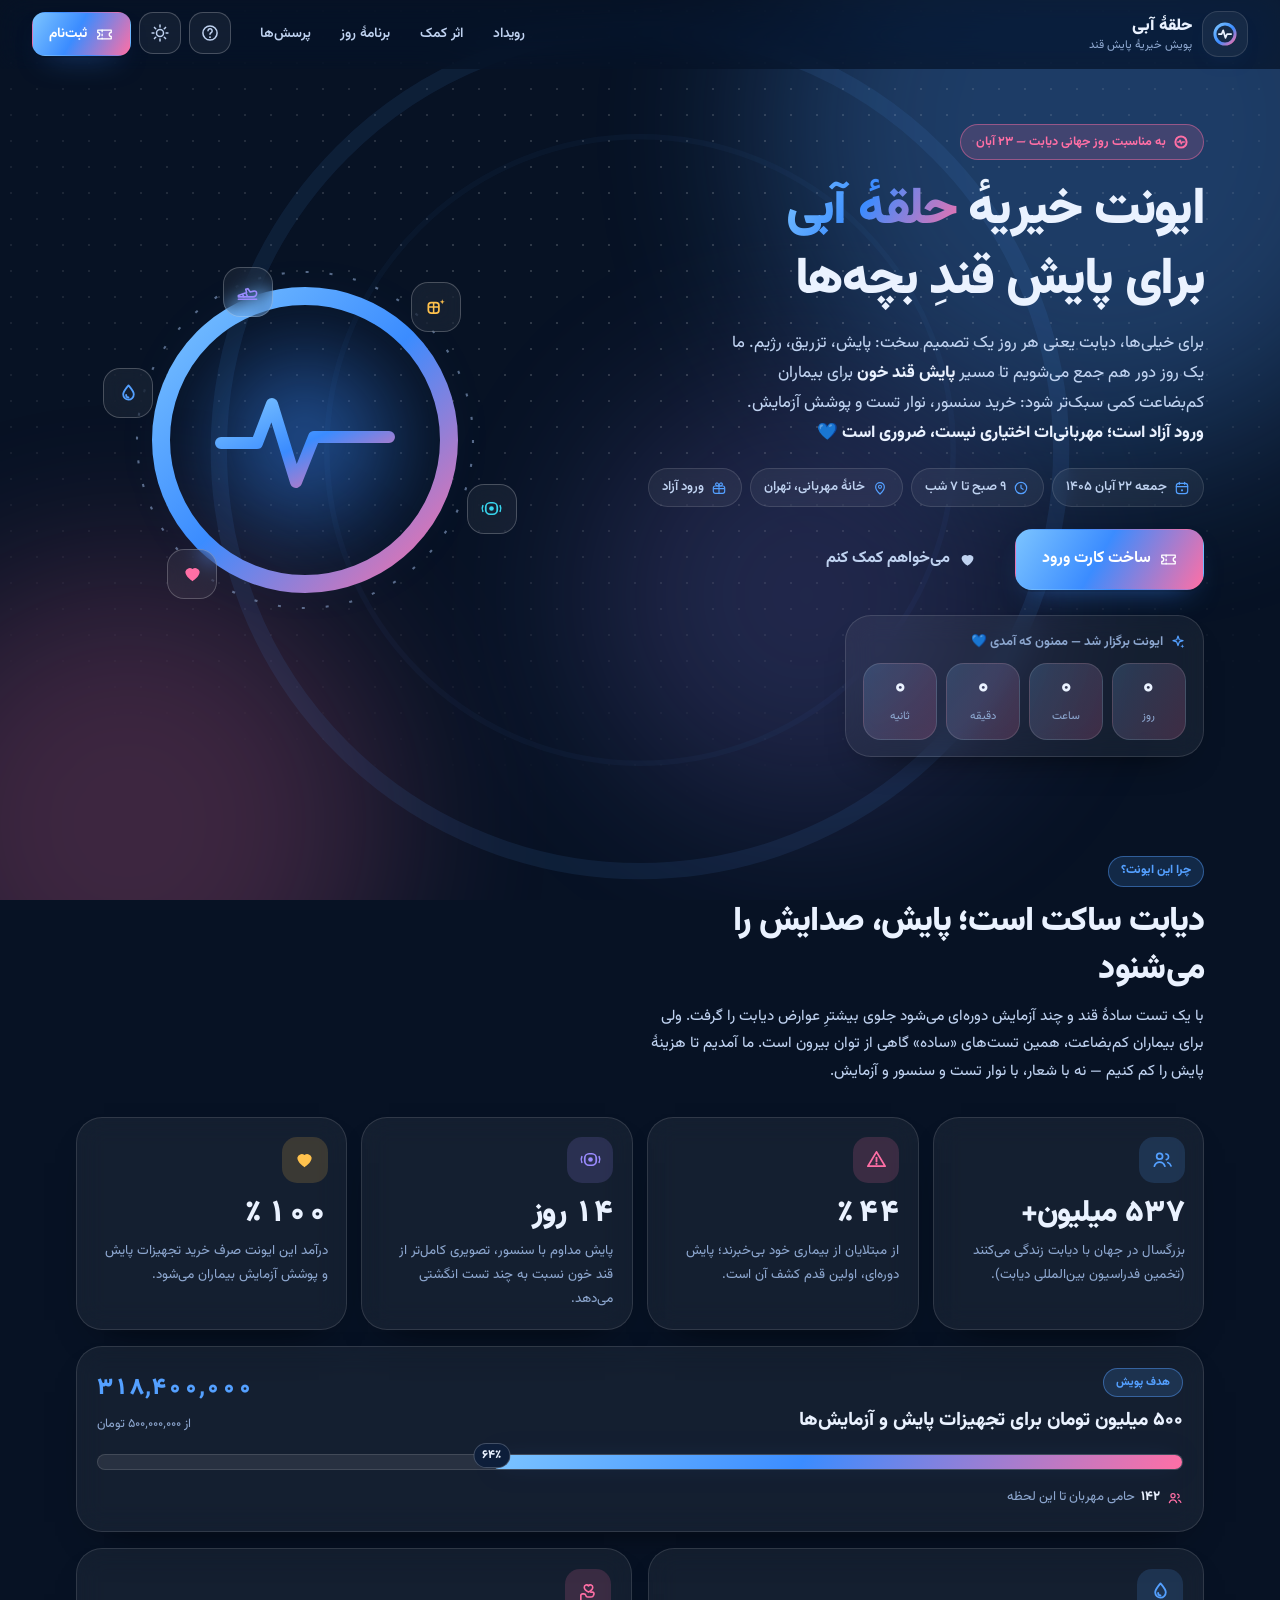
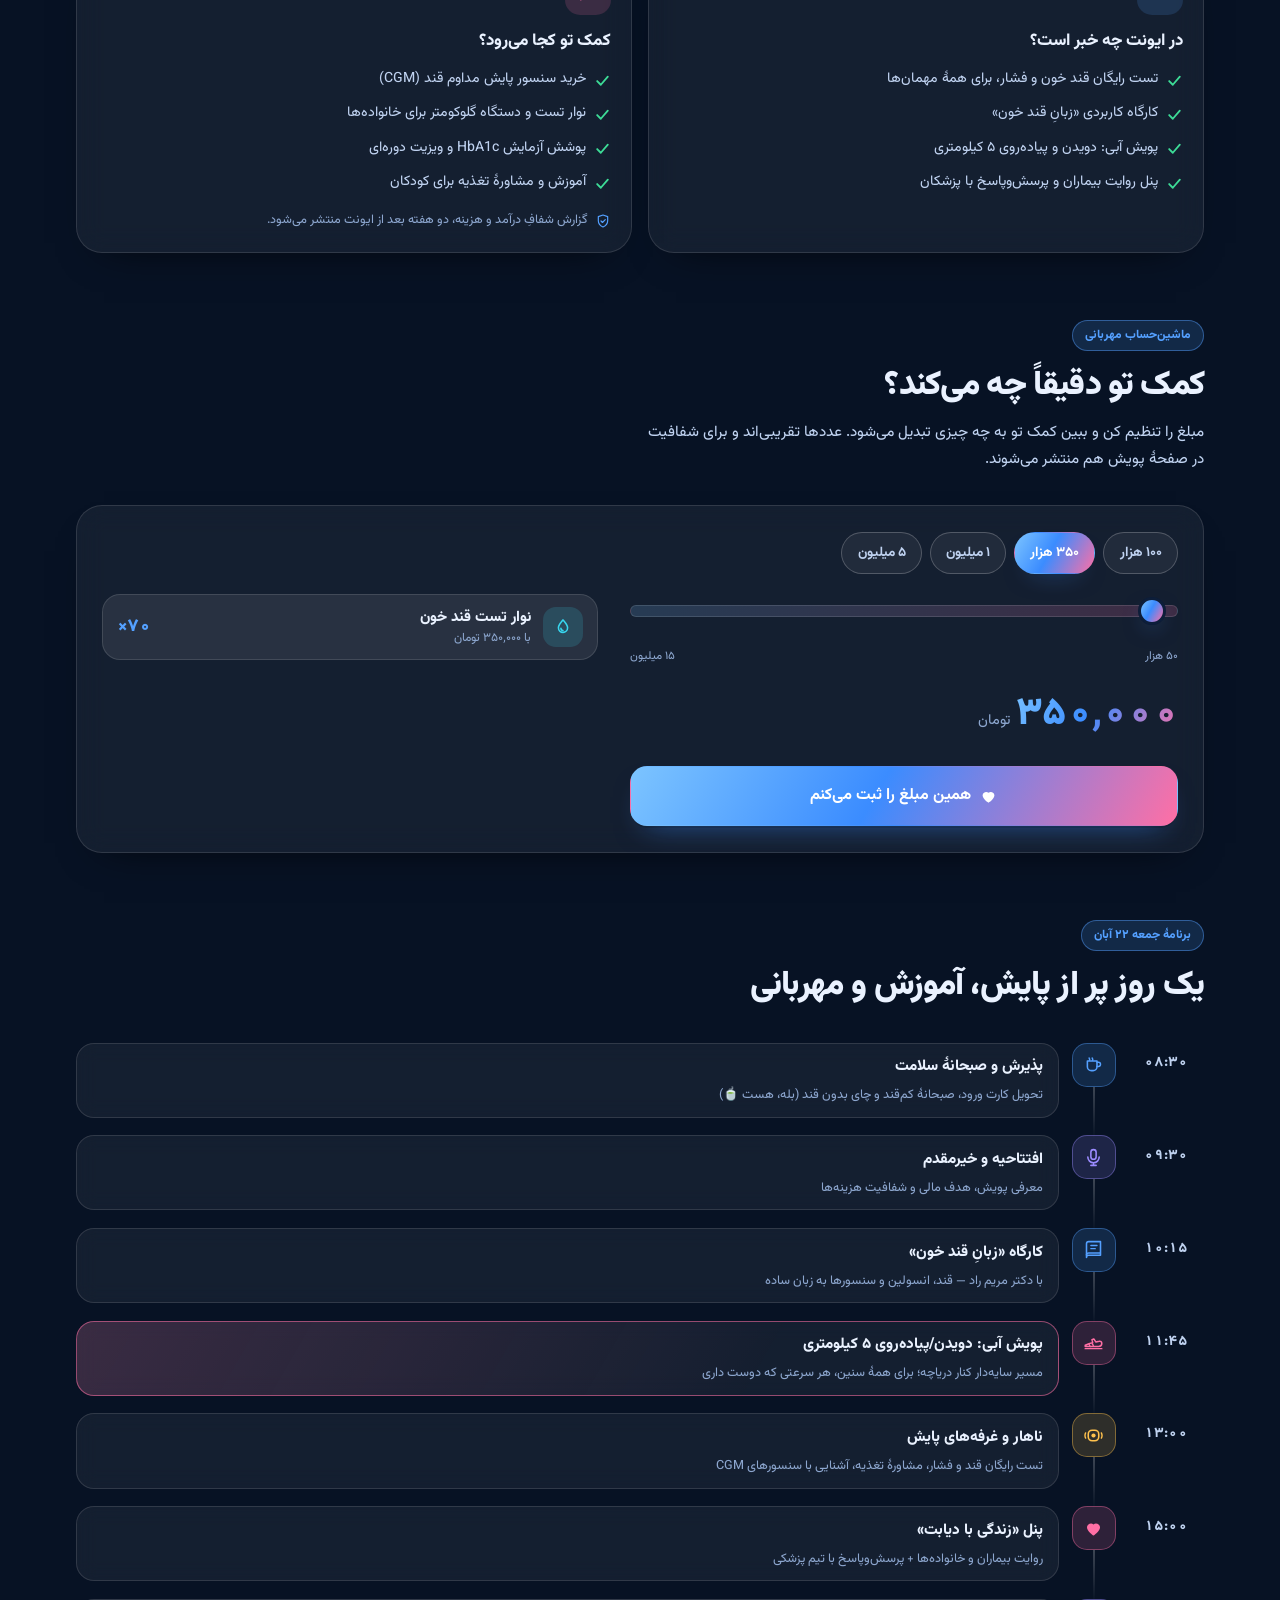
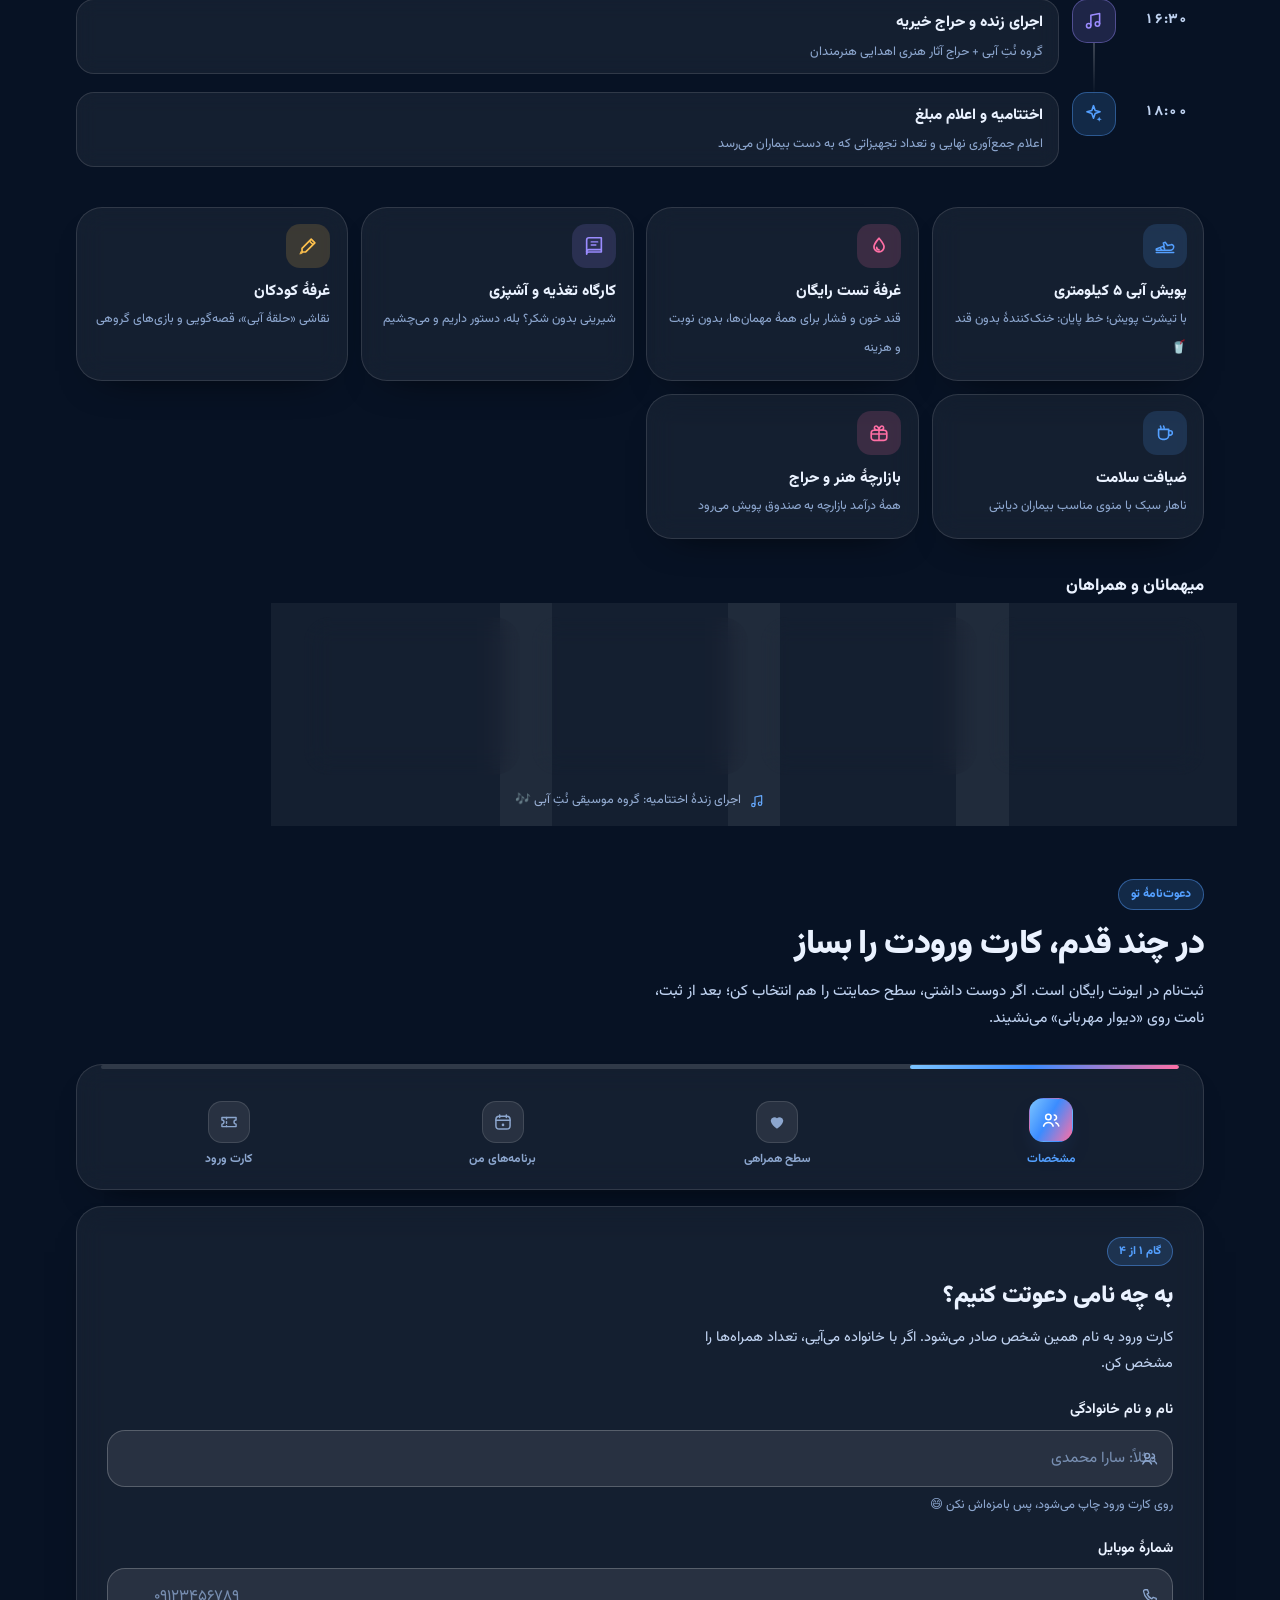
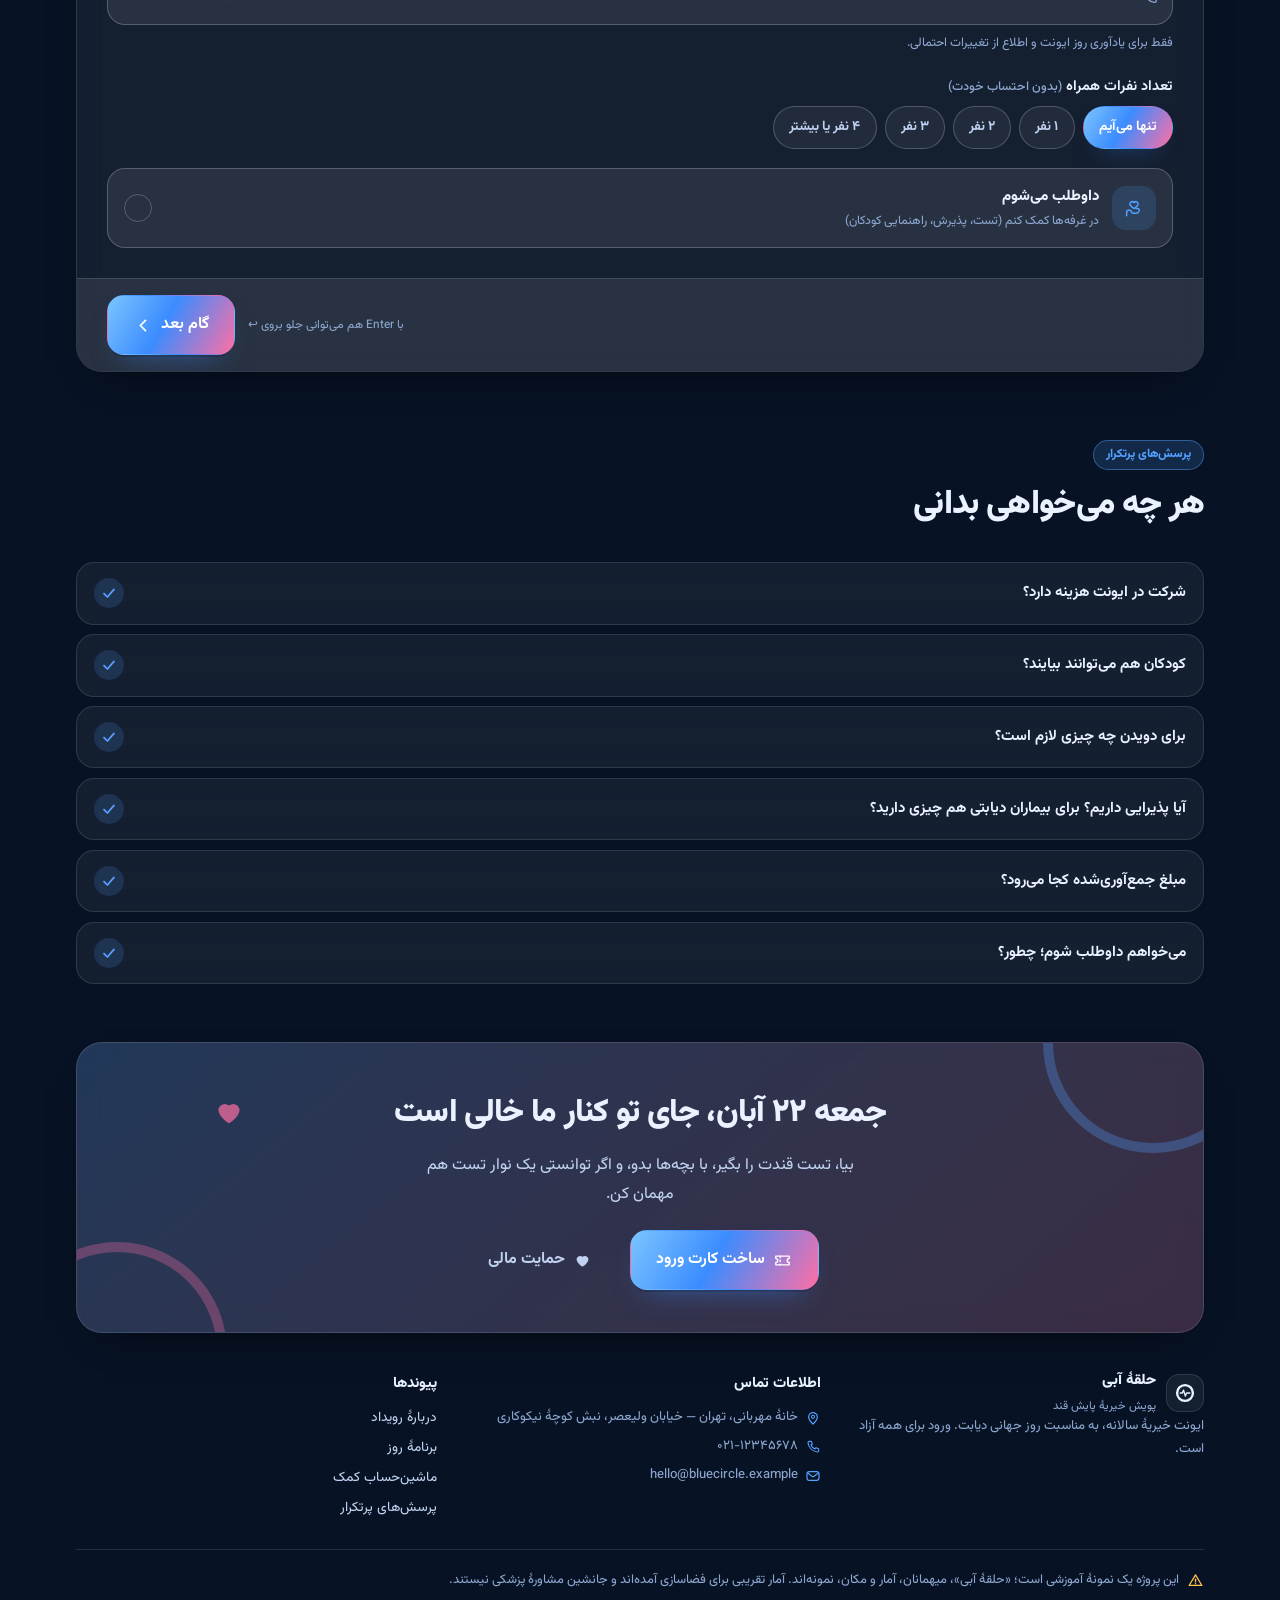
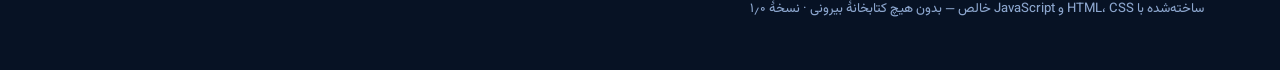
<file: index.html>
<!DOCTYPE html>
<html lang="fa" dir="rtl" data-theme="twilight">
<head>
<meta charset="UTF-8">
<meta name="viewport" content="width=device-width, initial-scale=1, viewport-fit=cover">
<title>ایونت خیریهٔ حلقهٔ آبی | پویش پایش قند خون</title>
<meta name="description" content="دعوت‌نامهٔ ایونت خیریهٔ «حلقهٔ آبی» — یک روز مهربانی برای پایش قند خون و حمایت از بیماران دیابتی. جمعه ۲۲ آبان ۱۴۰۵، ورود آزاد.">
<meta name="author" content="Mohammad">
<meta name="color-scheme" content="dark light">
<meta name="theme-color" content="#071224" media="(prefers-color-scheme: dark)">
<meta name="theme-color" content="#F2F7FF" media="(prefers-color-scheme: light)">

<meta property="og:type" content="website">
<meta property="og:title" content="ایونت خیریهٔ حلقهٔ آبی — پویش پایش قند خون">
<meta property="og:description" content="یک روز، هزار پایش. جمعه ۲۲ آبان ۱۴۰۵ — ورود آزاد. کارت ورودت را همین‌جا بساز.">
<meta property="og:image" content="assets/img/og-image.png">
<meta property="og:locale" content="fa_IR">
<meta name="twitter:card" content="summary_large_image">

<link rel="icon" href="assets/img/favicon.svg" type="image/svg+xml">
<link rel="apple-touch-icon" href="assets/img/apple-touch-icon.png">
<link rel="manifest" href="manifest.webmanifest">

<link rel="preload" href="assets/fonts/Vazirmatn-var.woff2" as="font" type="font/woff2" crossorigin>
<link rel="stylesheet" href="assets/css/style.css">
</head>
<body>

<!-- ═══════════ اسپرایت آیکون‌ها ═══════════ -->
<svg class="sprite" aria-hidden="true" focusable="false" xmlns="http://www.w3.org/2000/svg">
  <symbol id="i-ring" viewBox="0 0 24 24"><circle cx="12" cy="12" r="8.4" fill="none" stroke="currentColor" stroke-width="3"/><path d="M7 12h2.4l1.2-3 1.8 6 1.4-3H17" fill="none" stroke="currentColor" stroke-width="1.9" stroke-linecap="round" stroke-linejoin="round"/></symbol>
  <symbol id="i-heart" viewBox="0 0 24 24"><path d="M12 20s-7.5-4.6-7.5-9.8A4.7 4.7 0 0 1 12 7.4a4.7 4.7 0 0 1 7.5 2.8C19.5 15.4 12 20 12 20Z" fill="none" stroke="currentColor" stroke-width="1.9" stroke-linejoin="round"/></symbol>
  <symbol id="i-heartfill" viewBox="0 0 24 24"><path d="M12 20s-7.5-4.6-7.5-9.8A4.7 4.7 0 0 1 12 7.4a4.7 4.7 0 0 1 7.5 2.8C19.5 15.4 12 20 12 20Z" fill="currentColor"/></symbol>
  <symbol id="i-heartpulse" viewBox="0 0 24 24"><path d="M4.6 8.4A3.6 3.6 0 0 1 11 6.6a3.6 3.6 0 0 1 6.4 1.8c0 4-5 7.6-6.4 7.6S4.6 12.4 4.6 8.4Z" fill="none" stroke="currentColor" stroke-width="1.7" stroke-linejoin="round"/><path d="M2 17.5h3l1.4-3 2.2 6 2-4.4 1.2 1.4H20" fill="none" stroke="currentColor" stroke-width="1.7" stroke-linecap="round" stroke-linejoin="round"/></symbol>
  <symbol id="i-drop" viewBox="0 0 24 24"><path d="M12 3.5c3 3.6 5.5 6.2 5.5 9.4A5.5 5.5 0 0 1 6.5 13C6.5 9.7 9 7.1 12 3.5Z" fill="none" stroke="currentColor" stroke-width="1.9" stroke-linejoin="round"/><path d="M9.5 13.6a2.6 2.6 0 0 0 2.5 2.6" fill="none" stroke="currentColor" stroke-width="1.9" stroke-linecap="round"/></symbol>
  <symbol id="i-sugar" viewBox="0 0 24 24"><rect x="3.5" y="8" width="11" height="11" rx="3" fill="none" stroke="currentColor" stroke-width="1.8"/><path d="M3.5 12.5h11M9 8v11" fill="none" stroke="currentColor" stroke-width="1.6"/><path d="M18 4.5l.7 1.9 1.9.7-1.9.7-.7 1.9-.7-1.9-1.9-.7 1.9-.7.7-1.9Z" fill="currentColor"/></symbol>
  <symbol id="i-sensor" viewBox="0 0 24 24"><rect x="6" y="6" width="12" height="12" rx="4.5" fill="none" stroke="currentColor" stroke-width="1.8"/><circle cx="12" cy="12" r="2.4" fill="currentColor"/><path d="M3 9c-1 2-1 4 0 6M21 9c1 2 1 4 0 6" fill="none" stroke="currentColor" stroke-width="1.6" stroke-linecap="round"/></symbol>
  <symbol id="i-run" viewBox="0 0 24 24"><path d="M2.5 16.6h15.3a3.7 3.7 0 0 0 3.7-3.7c0-1.7-1.4-2.8-3-2.3l-3.7.9-2.4-3.5-2.2.7.9 3.4-4.3 1.4-4.3 1.7v1.4Z" fill="none" stroke="currentColor" stroke-width="1.7" stroke-linejoin="round"/><path d="M2.5 19h19M7 14.3l1.2 2.3M10.6 13.2l1.1 2.2" fill="none" stroke="currentColor" stroke-width="1.7" stroke-linecap="round"/></symbol>
  <symbol id="i-gift" viewBox="0 0 24 24"><rect x="3.5" y="9" width="17" height="11" rx="3" fill="none" stroke="currentColor" stroke-width="1.8"/><path d="M3.5 13h17M12 9v11" fill="none" stroke="currentColor" stroke-width="1.7"/><path d="M12 9s-4.5.4-5-2.2C6.6 5 8.3 4 9.7 4.6 11.6 5.4 12 9 12 9Zm0 0s4.5.4 5-2.2C17.4 5 15.7 4 14.3 4.6 12.4 5.4 12 9 12 9Z" fill="none" stroke="currentColor" stroke-width="1.7" stroke-linejoin="round"/></symbol>
  <symbol id="i-ticket" viewBox="0 0 24 24"><path d="M3.5 9.5V6.5h17v3a2.5 2.5 0 0 0 0 5v3h-17v-3a2.5 2.5 0 0 0 0-5Z" fill="none" stroke="currentColor" stroke-width="1.7" stroke-linejoin="round"/><path d="M9 6.5v11" fill="none" stroke="currentColor" stroke-width="1.7" stroke-dasharray="2 3" stroke-linecap="round"/></symbol>
  <symbol id="i-calendar" viewBox="0 0 24 24"><rect x="3.5" y="5" width="17" height="15.5" rx="4" fill="none" stroke="currentColor" stroke-width="1.8"/><path d="M3.5 10h17M8 3.5v3M16 3.5v3" fill="none" stroke="currentColor" stroke-width="1.8" stroke-linecap="round"/><circle cx="12" cy="15.5" r="1.6" fill="currentColor"/></symbol>
  <symbol id="i-clock" viewBox="0 0 24 24"><circle cx="12" cy="12" r="8.5" fill="none" stroke="currentColor" stroke-width="1.8"/><path d="M12 7.5V12l3 2" fill="none" stroke="currentColor" stroke-width="1.8" stroke-linecap="round"/></symbol>
  <symbol id="i-pin" viewBox="0 0 24 24"><path d="M12 21s6.5-6.1 6.5-10.5A6.5 6.5 0 0 0 5.5 10.5C5.5 14.9 12 21 12 21Z" fill="none" stroke="currentColor" stroke-width="1.8" stroke-linejoin="round"/><circle cx="12" cy="10.3" r="2.3" fill="none" stroke="currentColor" stroke-width="1.6"/></symbol>
  <symbol id="i-users" viewBox="0 0 24 24"><circle cx="9" cy="8.6" r="3.1" fill="none" stroke="currentColor" stroke-width="1.8"/><path d="M3.5 19c1-2.7 3.2-4.2 5.5-4.2s4.5 1.5 5.5 4.2" fill="none" stroke="currentColor" stroke-width="1.8" stroke-linecap="round"/><path d="M15.6 6.2a3 3 0 0 1 .4 5.9M17.5 15.2c1.6.5 2.8 1.8 3.4 3.6" fill="none" stroke="currentColor" stroke-width="1.7" stroke-linecap="round"/></symbol>
  <symbol id="i-check" viewBox="0 0 24 24"><path d="M4.5 12.8 9.6 18 19.5 6.6" fill="none" stroke="currentColor" stroke-width="2.6" stroke-linecap="round" stroke-linejoin="round"/></symbol>
  <symbol id="i-checkcircle" viewBox="0 0 24 24"><circle cx="12" cy="12" r="9" fill="none" stroke="currentColor" stroke-width="1.8"/><path d="M7.5 12.6 10.6 15.6 16.5 8.8" fill="none" stroke="currentColor" stroke-width="2.2" stroke-linecap="round" stroke-linejoin="round"/></symbol>
  <symbol id="i-sparkle" viewBox="0 0 24 24"><path d="M12 3l1.9 5.6L19.5 10l-5.6 1.9L12 17.5l-1.9-5.6L4.5 10l5.6-1.4L12 3Z" fill="none" stroke="currentColor" stroke-width="1.8" stroke-linejoin="round"/><path d="M18.5 15.5l.8 2.2 2.2.8-2.2.8-.8 2.2-.8-2.2-2.2-.8 2.2-.8.8-2.2Z" fill="currentColor"/></symbol>
  <symbol id="i-share" viewBox="0 0 24 24"><circle cx="17.5" cy="6" r="2.8" fill="none" stroke="currentColor" stroke-width="1.8"/><circle cx="6.5" cy="12" r="2.8" fill="none" stroke="currentColor" stroke-width="1.8"/><circle cx="17.5" cy="18" r="2.8" fill="none" stroke="currentColor" stroke-width="1.8"/><path d="M9 10.6 15 7.4M9 13.4l6 3.2" fill="none" stroke="currentColor" stroke-width="1.8" stroke-linecap="round"/></symbol>
  <symbol id="i-copy" viewBox="0 0 24 24"><rect x="8.5" y="8.5" width="12" height="12" rx="3.5" fill="none" stroke="currentColor" stroke-width="1.8"/><path d="M15.5 5.6A2.5 2.5 0 0 0 13 3.5H6.6A3.1 3.1 0 0 0 3.5 6.6V13c0 1.2.8 2.2 2 2.5" fill="none" stroke="currentColor" stroke-width="1.8" stroke-linecap="round"/></symbol>
  <symbol id="i-print" viewBox="0 0 24 24"><path d="M7 9V4.5h10V9" fill="none" stroke="currentColor" stroke-width="1.8" stroke-linejoin="round"/><rect x="3.5" y="9" width="17" height="7.5" rx="3" fill="none" stroke="currentColor" stroke-width="1.8"/><path d="M7 14h10v5.5H7z" fill="none" stroke="currentColor" stroke-width="1.8" stroke-linejoin="round"/></symbol>
  <symbol id="i-download" viewBox="0 0 24 24"><path d="M12 3.5v11" fill="none" stroke="currentColor" stroke-width="2" stroke-linecap="round"/><path d="M7.5 10.5 12 15l4.5-4.5" fill="none" stroke="currentColor" stroke-width="2" stroke-linecap="round" stroke-linejoin="round"/><path d="M4.5 19.5h15" fill="none" stroke="currentColor" stroke-width="2" stroke-linecap="round"/></symbol>
  <symbol id="i-refresh" viewBox="0 0 24 24"><path d="M20 12a8 8 0 1 1-2.6-5.9" fill="none" stroke="currentColor" stroke-width="1.9" stroke-linecap="round"/><path d="M20 4v5h-5" fill="none" stroke="currentColor" stroke-width="1.9" stroke-linecap="round" stroke-linejoin="round"/></symbol>
  <symbol id="i-moon" viewBox="0 0 24 24"><path d="M20 14.2A8.2 8.2 0 0 1 9.8 4 8.5 8.5 0 1 0 20 14.2Z" fill="none" stroke="currentColor" stroke-width="1.8" stroke-linejoin="round"/></symbol>
  <symbol id="i-sun" viewBox="0 0 24 24"><circle cx="12" cy="12" r="4.2" fill="none" stroke="currentColor" stroke-width="1.8"/><path d="M12 2.5v2.2M12 19.3v2.2M2.5 12h2.2M19.3 12h2.2M5.3 5.3l1.6 1.6M17.1 17.1l1.6 1.6M18.7 5.3l-1.6 1.6M6.9 17.1l-1.6 1.6" fill="none" stroke="currentColor" stroke-width="1.8" stroke-linecap="round"/></symbol>
  <symbol id="i-help" viewBox="0 0 24 24"><circle cx="12" cy="12" r="8.5" fill="none" stroke="currentColor" stroke-width="1.8"/><path d="M9.6 9.4a2.5 2.5 0 1 1 3.6 2.3c-.8.5-1.2 1-1.2 1.9" fill="none" stroke="currentColor" stroke-width="1.8" stroke-linecap="round"/><circle cx="12" cy="17" r="1.1" fill="currentColor"/></symbol>
  <symbol id="i-arrow" viewBox="0 0 24 24"><path d="M14.5 5.5 8 12l6.5 6.5" fill="none" stroke="currentColor" stroke-width="2.2" stroke-linecap="round" stroke-linejoin="round"/></symbol>
  <symbol id="i-close" viewBox="0 0 24 24"><path d="M6 6l12 12M18 6 6 18" fill="none" stroke="currentColor" stroke-width="2.2" stroke-linecap="round"/></symbol>
  <symbol id="i-chart" viewBox="0 0 24 24"><path d="M4 20V9M10 20V4M16 20v-8M22 20H2" fill="none" stroke="currentColor" stroke-width="1.9" stroke-linecap="round"/></symbol>
  <symbol id="i-book" viewBox="0 0 24 24"><path d="M4 5.5A2.5 2.5 0 0 1 6.5 3H20v15.5H6.5A2.5 2.5 0 0 0 4 21V5.5Z" fill="none" stroke="currentColor" stroke-width="1.8" stroke-linejoin="round"/><path d="M4 18.5A2.5 2.5 0 0 1 6.5 16H20" fill="none" stroke="currentColor" stroke-width="1.8"/><path d="M9 7.5h7M9 11h5" fill="none" stroke="currentColor" stroke-width="1.6" stroke-linecap="round"/></symbol>
  <symbol id="i-mic" viewBox="0 0 24 24"><rect x="9" y="3" width="6" height="11" rx="3" fill="none" stroke="currentColor" stroke-width="1.8"/><path d="M5.5 11.5a6.5 6.5 0 0 0 13 0M12 18v3M9 21h6" fill="none" stroke="currentColor" stroke-width="1.8" stroke-linecap="round"/></symbol>
  <symbol id="i-music" viewBox="0 0 24 24"><path d="M9 18V6l10-2v12" fill="none" stroke="currentColor" stroke-width="1.8" stroke-linejoin="round"/><circle cx="6.5" cy="18" r="2.5" fill="none" stroke="currentColor" stroke-width="1.8"/><circle cx="16.5" cy="16" r="2.5" fill="none" stroke="currentColor" stroke-width="1.8"/></symbol>
  <symbol id="i-brush" viewBox="0 0 24 24"><path d="M15.5 4.5 19.5 8.5 9.5 18.5H5.5v-4L15.5 4.5Z" fill="none" stroke="currentColor" stroke-width="1.8" stroke-linejoin="round"/><path d="M13.5 6.5l4 4" fill="none" stroke="currentColor" stroke-width="1.6"/><path d="M4 21c1.6 0 2.6-1.2 2.6-3H3.4c0 1.8-.6 3-1.4 3h2Z" fill="currentColor" opacity=".85"/></symbol>
  <symbol id="i-cup" viewBox="0 0 24 24"><path d="M5 8h11v6.5A4.5 4.5 0 0 1 11.5 19h-2A4.5 4.5 0 0 1 5 14.5V8Z" fill="none" stroke="currentColor" stroke-width="1.8" stroke-linejoin="round"/><path d="M16 9.5h1.6a2.4 2.4 0 0 1 0 4.8H16M7 4.5c0 1 1 1 .5 2.5M10.5 4.5c0 1 1 1 .5 2.5" fill="none" stroke="currentColor" stroke-width="1.7" stroke-linecap="round"/></symbol>
  <symbol id="i-shield" viewBox="0 0 24 24"><path d="M12 3l7 2.5v6c0 4.4-3 7.6-7 9.5-4-1.9-7-5.1-7-9.5v-6L12 3Z" fill="none" stroke="currentColor" stroke-width="1.8" stroke-linejoin="round"/><path d="M9 12l2.2 2.2L15.4 10" fill="none" stroke="currentColor" stroke-width="1.8" stroke-linecap="round" stroke-linejoin="round"/></symbol>
  <symbol id="i-alert" viewBox="0 0 24 24"><path d="M12 4 21 19H3L12 4Z" fill="none" stroke="currentColor" stroke-width="1.8" stroke-linejoin="round"/><path d="M12 10v4" fill="none" stroke="currentColor" stroke-width="1.9" stroke-linecap="round"/><circle cx="12" cy="16.6" r="1.1" fill="currentColor"/></symbol>
  <symbol id="i-phone" viewBox="0 0 24 24"><path d="M6.5 3.5h3l1.5 4-2 1.5a11 11 0 0 0 6 6l1.5-2 4 1.5v3a2 2 0 0 1-2.2 2A16.5 16.5 0 0 1 4.5 5.7a2 2 0 0 1 2-2.2Z" fill="none" stroke="currentColor" stroke-width="1.7" stroke-linejoin="round"/></symbol>
  <symbol id="i-mail" viewBox="0 0 24 24"><rect x="3" y="5.5" width="18" height="13" rx="3.5" fill="none" stroke="currentColor" stroke-width="1.8"/><path d="m4.5 8 6.4 4.6a2 2 0 0 0 2.2 0L19.5 8" fill="none" stroke="currentColor" stroke-width="1.8" stroke-linecap="round"/></symbol>
  <symbol id="i-instagram" viewBox="0 0 24 24"><rect x="4" y="4" width="16" height="16" rx="5" fill="none" stroke="currentColor" stroke-width="1.8"/><circle cx="12" cy="12" r="3.6" fill="none" stroke="currentColor" stroke-width="1.8"/><circle cx="16.8" cy="7.2" r="1.1" fill="currentColor"/></symbol>
  <symbol id="i-medal" viewBox="0 0 24 24"><circle cx="12" cy="14.5" r="5" fill="none" stroke="currentColor" stroke-width="1.8"/><path d="M8.5 9.5 6 3.5h5l1.5 4M15.5 9.5 18 3.5h-5" fill="none" stroke="currentColor" stroke-width="1.8" stroke-linejoin="round"/><path d="m12 12.4.8 1.7 1.8.2-1.3 1.3.3 1.8-1.6-.9-1.6.9.3-1.8-1.3-1.3 1.8-.2.8-1.7Z" fill="currentColor"/></symbol>
  <symbol id="i-hand" viewBox="0 0 24 24"><path d="M12 12.6S7.6 10 7.6 7.7A2.4 2.4 0 0 1 12 6.2a2.4 2.4 0 0 1 4.4 1.5c0 2.3-4.4 4.9-4.4 4.9Z" fill="none" stroke="currentColor" stroke-width="1.7" stroke-linejoin="round"/><path d="M4 20.5v-4.2c0-1 .8-1.8 1.8-1.8h1.4c1 0 1.8.7 2 1.6.2 1 .9 1.6 1.9 1.6h3.6c1.2 0 2.2-.7 2.6-1.8l.4-1.3c.3-1-.5-2-1.5-2h-2" fill="none" stroke="currentColor" stroke-width="1.7" stroke-linecap="round" stroke-linejoin="round"/></symbol>
</svg>

<!-- ═══════════ پس‌زمینهٔ شب‌تاب ═══════════ -->
<div class="aurora" aria-hidden="true">
  <span class="blob b-blue"></span>
  <span class="blob b-pink"></span>
  <span class="blob b-violet"></span>
  <div class="dots"></div>
  <svg class="watermark" viewBox="0 0 200 200">
    <circle cx="100" cy="100" r="78" fill="none" stroke="currentColor" stroke-width="3"/>
    <circle cx="100" cy="100" r="58" fill="none" stroke="currentColor" stroke-width="1" opacity=".45"/>
  </svg>
</div>

<!-- ═══════════ نوار بالا ═══════════ -->
<header class="nav" id="nav">
  <a class="brand" href="#top">
    <span class="brand-logo">
      <svg viewBox="0 0 32 32" aria-hidden="true">
        <defs>
          <linearGradient id="lg" x1="0" y1="0" x2="1" y2="1">
            <stop offset="0" stop-color="#7CC4FF"/><stop offset=".55" stop-color="#3B8CFF"/><stop offset="1" stop-color="#FF6FA5"/>
          </linearGradient>
        </defs>
        <circle cx="16" cy="16" r="11.5" fill="none" stroke="url(#lg)" stroke-width="3.4"/>
        <path d="M9 16h3.2l1.7-4.2 2.6 8.6 1.9-4.4H23" fill="none" stroke="currentColor" stroke-width="2"
              stroke-linecap="round" stroke-linejoin="round" class="brand-pulse"/>
      </svg>
    </span>
    <span class="brand-text">
      <b>حلقهٔ آبی</b>
      <small>پویش خیریهٔ پایش قند</small>
    </span>
  </a>

  <nav class="nav-links" aria-label="بخش‌های صفحه">
    <a href="#about">رویداد</a>
    <a href="#calculator">اثر کمک</a>
    <a href="#program">برنامهٔ روز</a>
    <a href="#faq">پرسش‌ها</a>
  </nav>

  <div class="nav-actions">
    <button class="icon-btn" id="helpBtn" type="button" aria-label="راهنما"><svg><use href="#i-help"/></svg></button>
    <button class="icon-btn" id="themeBtn" type="button" aria-label="روشن/شب" aria-pressed="true">
      <svg class="ico-moon"><use href="#i-moon"/></svg>
      <svg class="ico-sun"><use href="#i-sun"/></svg>
    </button>
    <button class="btn btn-primary btn-sm nav-cta" id="navCta" type="button">
      <svg><use href="#i-ticket"/></svg> ثبت‌نام
    </button>
  </div>
</header>

<main id="top">

  <!-- ═══════════════ قهرمان صفحه ═══════════════ -->
  <section class="hero">
    <div class="hero-copy">
      <span class="badge">
        <svg><use href="#i-ring"/></svg>
        به مناسبت روز جهانی دیابت — ۲۳ آبان
      </span>

      <h1 class="hero-title">
        ایونت خیریهٔ <span class="grad-text">حلقهٔ آبی</span><br>
        برای پایش قندِ بچه‌ها
      </h1>

      <p class="hero-lede">
        برای خیلی‌ها، دیابت یعنی هر روز یک تصمیم سخت: پایش، تزریق، رژیم.
        ما یک روز دور هم جمع می‌شویم تا مسیر <b>پایش قند خون</b> برای بیماران کم‌بضاعت کمی سبک‌تر شود:
        خرید سنسور، نوار تست و پوشش آزمایش.
        <b>ورود آزاد است؛ مهربانی‌ات اختیاری نیست، ضروری است 💙</b>
      </p>

      <ul class="hero-meta">
        <li><svg><use href="#i-calendar"/></svg> جمعه ۲۲ آبان ۱۴۰۵</li>
        <li><svg><use href="#i-clock"/></svg> ۹ صبح تا ۷ شب</li>
        <li><svg><use href="#i-pin"/></svg> خانهٔ مهربانی، تهران</li>
        <li><svg><use href="#i-gift"/></svg> ورود آزاد</li>
      </ul>

      <div class="hero-cta">
        <button class="btn btn-primary btn-lg" id="heroCta" type="button">
          <svg><use href="#i-ticket"/></svg>
          ساخت کارت ورود
        </button>
        <a class="btn btn-ghost btn-lg" href="#calculator">
          <svg><use href="#i-heartfill"/></svg>
          می‌خواهم کمک کنم
        </a>
      </div>

      <div class="countdown" id="countdown" aria-live="off">
        <p class="countdown-label">
          <svg><use href="#i-clock"/></svg>
          تا شروع ایونت:
        </p>
        <div class="countdown-grid">
          <div class="cd-box"><b id="cdDays">—</b><small>روز</small></div>
          <div class="cd-box"><b id="cdHours">—</b><small>ساعت</small></div>
          <div class="cd-box"><b id="cdMins">—</b><small>دقیقه</small></div>
          <div class="cd-box"><b id="cdSecs">—</b><small>ثانیه</small></div>
        </div>
      </div>
    </div>

    <div class="hero-art" aria-hidden="true">
      <div class="big-ring">
        <svg viewBox="0 0 240 240">
          <defs>
            <linearGradient id="rg" x1="0" y1="0" x2="1" y2="1">
              <stop offset="0" stop-color="#7CC4FF"/><stop offset=".5" stop-color="#3B8CFF"/><stop offset="1" stop-color="#FF6FA5"/>
            </linearGradient>
          </defs>
          <circle class="ring-track" cx="120" cy="120" r="96" fill="none" stroke="currentColor" stroke-width="3"/>
          <circle class="ring-dash" cx="120" cy="120" r="112" fill="none" stroke="currentColor" stroke-width="1.4"/>
          <circle class="ring-main" cx="120" cy="120" r="96" fill="none" stroke="url(#rg)" stroke-width="12" stroke-linecap="round"/>
          <path class="ring-ecg" d="M64 122h24l10-26 16 52 12-30h50" fill="none" stroke="url(#rg)" stroke-width="8"
                stroke-linecap="round" stroke-linejoin="round"/>
        </svg>
      </div>
      <span class="orbit o1"><svg><use href="#i-sugar"/></svg></span>
      <span class="orbit o2"><svg><use href="#i-drop"/></svg></span>
      <span class="orbit o3"><svg><use href="#i-sensor"/></svg></span>
      <span class="orbit o4"><svg><use href="#i-heartfill"/></svg></span>
      <span class="orbit o5"><svg><use href="#i-run"/></svg></span>
    </div>
  </section>

  <!-- ═══════════════ رویداد: چرا و برای چه کسی ═══════════════ -->
  <section class="section" id="about">
    <header class="sec-head">
      <span class="sec-tag">چرا این ایونت؟</span>
      <h2>دیابت ساکت است؛ پایش، صدایش را می‌شنود</h2>
      <p>
        با یک تست سادهٔ قند و چند آزمایش دوره‌ای می‌شود جلوی بیشترِ عوارض دیابت را گرفت.
        ولی برای بیماران کم‌بضاعت، همین تست‌های «ساده» گاهی از توان بیرون است.
        ما آمدیم تا هزینهٔ پایش را کم کنیم — نه با شعار، با نوار تست و سنسور و آزمایش.
      </p>
    </header>

    <div class="stat-grid">
      <article class="stat-card">
        <span class="stat-ico tone-sky"><svg><use href="#i-users"/></svg></span>
        <b class="stat-num" data-count="537" data-suffix="میلیون+">۰</b>
        <p>بزرگسال در جهان با دیابت زندگی می‌کنند (تخمین فدراسیون بین‌المللی دیابت).</p>
      </article>
      <article class="stat-card">
        <span class="stat-ico tone-pink"><svg><use href="#i-alert"/></svg></span>
        <b class="stat-num" data-count="44" data-suffix="٪">۰</b>
        <p>از مبتلایان از بیماری خود بی‌خبرند؛ پایش دوره‌ای، اولین قدم کشف آن است.</p>
      </article>
      <article class="stat-card">
        <span class="stat-ico tone-violet"><svg><use href="#i-sensor"/></svg></span>
        <b class="stat-num" data-count="14" data-suffix="روز">۰</b>
        <p>پایش مداوم با سنسور، تصویری کامل‌تر از قند خون نسبت به چند تست انگشتی می‌دهد.</p>
      </article>
      <article class="stat-card">
        <span class="stat-ico tone-amber"><svg><use href="#i-heartfill"/></svg></span>
        <b class="stat-num" data-count="100" data-suffix="٪">۰</b>
        <p>درآمد این ایونت صرف خرید تجهیزات پایش و پوشش آزمایش بیماران می‌شود.</p>
      </article>
    </div>

    <div class="goal-card">
      <div class="goal-top">
        <div>
          <span class="sec-tag small">هدف پویش</span>
          <h3>۵۰۰ میلیون تومان برای تجهیزات پایش و آزمایش‌ها</h3>
        </div>
        <div class="goal-numbers">
          <b id="raisedText">۰</b>
          <small>از <span id="targetText">۰</span> تومان</small>
        </div>
      </div>
      <div class="goal-bar" role="progressbar" aria-valuemin="0" aria-valuemax="100" aria-valuenow="64">
        <span class="goal-fill" id="goalFill"></span>
        <span class="goal-mark" id="goalMark">۶۴٪</span>
      </div>
      <div class="goal-foot">
        <span><svg><use href="#i-users"/></svg> <b id="donorsCount">۰</b> حامی مهربان تا این لحظه</span>
        <span id="myPledgeNote" hidden><svg><use href="#i-heartfill"/></svg> کمک تو هم ثبت شد!</span>
      </div>
    </div>

    <div class="split">
      <article class="info-card">
        <span class="stat-ico tone-sky"><svg><use href="#i-drop"/></svg></span>
        <h3>در ایونت چه خبر است؟</h3>
        <ul class="tick-list">
          <li><svg><use href="#i-check"/></svg> تست رایگان قند خون و فشار، برای همهٔ مهمان‌ها</li>
          <li><svg><use href="#i-check"/></svg> کارگاه کاربردی «زبانِ قند خون»</li>
          <li><svg><use href="#i-check"/></svg> پویش آبی: دویدن و پیاده‌روی ۵ کیلومتری</li>
          <li><svg><use href="#i-check"/></svg> پنل روایت بیماران و پرسش‌وپاسخ با پزشکان</li>
        </ul>
      </article>
      <article class="info-card">
        <span class="stat-ico tone-pink"><svg><use href="#i-hand"/></svg></span>
        <h3>کمک تو کجا می‌رود؟</h3>
        <ul class="tick-list">
          <li><svg><use href="#i-check"/></svg> خرید سنسور پایش مداوم قند (CGM)</li>
          <li><svg><use href="#i-check"/></svg> نوار تست و دستگاه گلوکومتر برای خانواده‌ها</li>
          <li><svg><use href="#i-check"/></svg> پوشش آزمایش HbA1c و ویزیت دوره‌ای</li>
          <li><svg><use href="#i-check"/></svg> آموزش و مشاورهٔ تغذیه برای کودکان</li>
        </ul>
        <p class="note"><svg><use href="#i-shield"/></svg> گزارش شفافِ درآمد و هزینه، دو هفته بعد از ایونت منتشر می‌شود.</p>
      </article>
    </div>
  </section>

  <!-- ═══════════════ ماشین‌حساب اثر کمک ═══════════════ -->
  <section class="section" id="calculator">
    <header class="sec-head">
      <span class="sec-tag">ماشین‌حساب مهربانی</span>
      <h2>کمک تو دقیقاً چه می‌کند؟</h2>
      <p>مبلغ را تنظیم کن و ببین کمک تو به چه چیزی تبدیل می‌شود. عددها تقریبی‌اند و برای شفافیت در صفحهٔ پویش هم منتشر می‌شوند.</p>
    </header>

    <div class="calc-card">
      <div class="calc-chips" id="calcChips" role="group" aria-label="مبلغ‌های پیشنهادی">
        <button type="button" class="chip-btn" data-amount="100000">۱۰۰ هزار</button>
        <button type="button" class="chip-btn" data-amount="350000">۳۵۰ هزار</button>
        <button type="button" class="chip-btn" data-amount="1000000">۱ میلیون</button>
        <button type="button" class="chip-btn" data-amount="5000000">۵ میلیون</button>
      </div>

      <div class="calc-main">
        <div class="calc-slider">
          <label for="amountRange" class="sr-only">مبلغ کمک (تومان)</label>
          <input type="range" id="amountRange" min="50000" max="15000000" step="50000" value="350000">
          <div class="calc-scale"><span>۵۰ هزار</span><span>۱۵ میلیون</span></div>
          <div class="calc-amount">
            <b id="amountText">۰</b>
            <span>تومان</span>
          </div>
          <button class="btn btn-primary btn-lg btn-block" id="calcPledge" type="button">
            <svg><use href="#i-heartfill"/></svg>
            همین مبلغ را ثبت می‌کنم
          </button>
        </div>

        <ul class="impact-list" id="impactList" aria-live="polite"></ul>
      </div>
    </div>
  </section>

  <!-- ═══════════════ برنامهٔ روز ═══════════════ -->
  <section class="section" id="program">
    <header class="sec-head">
      <span class="sec-tag">برنامهٔ جمعه ۲۲ آبان</span>
      <h2>یک روز پر از پایش، آموزش و مهربانی</h2>
    </header>

    <ol class="timeline">
      <li class="tl-item">
        <span class="tl-time">۰۸:۳۰</span>
        <span class="tl-dot tone-sky"><svg><use href="#i-cup"/></svg></span>
        <div class="tl-body"><b>پذیرش و صبحانهٔ سلامت</b><small>تحویل کارت ورود، صبحانهٔ کم‌قند و چای بدون قند (بله، هست 🍵)</small></div>
      </li>
      <li class="tl-item">
        <span class="tl-time">۰۹:۳۰</span>
        <span class="tl-dot tone-violet"><svg><use href="#i-mic"/></svg></span>
        <div class="tl-body"><b>افتتاحیه و خیرمقدم</b><small>معرفی پویش، هدف مالی و شفافیت هزینه‌ها</small></div>
      </li>
      <li class="tl-item">
        <span class="tl-time">۱۰:۱۵</span>
        <span class="tl-dot tone-sky"><svg><use href="#i-book"/></svg></span>
        <div class="tl-body"><b>کارگاه «زبانِ قند خون»</b><small>با دکتر مریم راد — قند، انسولین و سنسورها به زبان ساده</small></div>
      </li>
      <li class="tl-item is-star">
        <span class="tl-time">۱۱:۴۵</span>
        <span class="tl-dot tone-pink"><svg><use href="#i-run"/></svg></span>
        <div class="tl-body"><b>پویش آبی: دویدن/پیاده‌روی ۵ کیلومتری</b><small>مسیر سایه‌دار کنار دریاچه؛ برای همهٔ سنین، هر سرعتی که دوست داری</small></div>
      </li>
      <li class="tl-item">
        <span class="tl-time">۱۳:۰۰</span>
        <span class="tl-dot tone-amber"><svg><use href="#i-sensor"/></svg></span>
        <div class="tl-body"><b>ناهار و غرفه‌های پایش</b><small>تست رایگان قند و فشار، مشاورهٔ تغذیه، آشنایی با سنسورهای CGM</small></div>
      </li>
      <li class="tl-item">
        <span class="tl-time">۱۵:۰۰</span>
        <span class="tl-dot tone-pink"><svg><use href="#i-heartfill"/></svg></span>
        <div class="tl-body"><b>پنل «زندگی با دیابت»</b><small>روایت بیماران و خانواده‌ها + پرسش‌وپاسخ با تیم پزشکی</small></div>
      </li>
      <li class="tl-item">
        <span class="tl-time">۱۶:۳۰</span>
        <span class="tl-dot tone-violet"><svg><use href="#i-music"/></svg></span>
        <div class="tl-body"><b>اجرای زنده و حراج خیریه</b><small>گروه نُتِ آبی + حراج آثار هنری اهدایی هنرمندان</small></div>
      </li>
      <li class="tl-item">
        <span class="tl-time">۱۸:۰۰</span>
        <span class="tl-dot tone-sky"><svg><use href="#i-sparkle"/></svg></span>
        <div class="tl-body"><b>اختتامیه و اعلام مبلغ</b><small>اعلام جمع‌آوری نهایی و تعداد تجهیزاتی که به دست بیماران می‌رسد</small></div>
      </li>
    </ol>

    <div class="act-grid">
      <article class="act-card tone-sky">
        <span class="act-ico"><svg><use href="#i-run"/></svg></span>
        <b>پویش آبی ۵ کیلومتری</b>
        <small>با تیشرت پویش؛ خط پایان: خنک‌کنندهٔ بدون قند 🥤</small>
      </article>
      <article class="act-card tone-pink">
        <span class="act-ico"><svg><use href="#i-drop"/></svg></span>
        <b>غرفهٔ تست رایگان</b>
        <small>قند خون و فشار برای همهٔ مهمان‌ها، بدون نوبت و هزینه</small>
      </article>
      <article class="act-card tone-violet">
        <span class="act-ico"><svg><use href="#i-book"/></svg></span>
        <b>کارگاه تغذیه و آشپزی</b>
        <small>شیرینی بدون شکر؟ بله، دستور داریم و می‌چشیم</small>
      </article>
      <article class="act-card tone-amber">
        <span class="act-ico"><svg><use href="#i-brush"/></svg></span>
        <b>غرفهٔ کودکان</b>
        <small>نقاشی «حلقهٔ آبی»، قصه‌گویی و بازی‌های گروهی</small>
      </article>
      <article class="act-card tone-sky">
        <span class="act-ico"><svg><use href="#i-cup"/></svg></span>
        <b>ضیافت سلامت</b>
        <small>ناهار سبک با منوی مناسب بیماران دیابتی</small>
      </article>
      <article class="act-card tone-pink">
        <span class="act-ico"><svg><use href="#i-gift"/></svg></span>
        <b>بازارچهٔ هنر و حراج</b>
        <small>همهٔ درآمد بازارچه به صندوق پویش می‌رود</small>
      </article>
    </div>

    <div class="speakers">
      <h3 class="sec-sub">میهمانان و همراهان</h3>
      <div class="spk-grid">
        <article class="spk-card">
          <span class="spk-avatar tone-sky">م.ر</span>
          <b>دکتر مریم راد</b>
          <small>متخصص غدد و متابولیسم</small>
        </article>
        <article class="spk-card">
          <span class="spk-avatar tone-violet">ب.ن</span>
          <b>مهندس بابک نیک‌رو</b>
          <small>مهندسی پزشکی — سنسورهای پایش</small>
        </article>
        <article class="spk-card">
          <span class="spk-avatar tone-pink">ل.ط</span>
          <b>لیلا طاهری</b>
          <small>روان‌شناس سلامت</small>
        </article>
        <article class="spk-card">
          <span class="spk-avatar tone-amber">آ.م</span>
          <b>آرش مهرآیین</b>
          <small>قهرمان دو و سفیر پویش</small>
        </article>
      </div>
      <p class="note center"><svg><use href="#i-music"/></svg> اجرای زندهٔ اختتامیه: گروه موسیقی نُتِ آبی 🎶</p>
    </div>
  </section>

  <!-- ═══════════════ دعوت‌نامه و کارت ورود ═══════════════ -->
  <section class="section" id="invite">
    <header class="sec-head">
      <span class="sec-tag">دعوت‌نامهٔ تو</span>
      <h2>در چند قدم، کارت ورودت را بساز</h2>
      <p>ثبت‌نام در ایونت رایگان است. اگر دوست داشتی، سطح حمایتت را هم انتخاب کن؛ بعد از ثبت، نامت روی «دیوار مهربانی» می‌نشیند.</p>
    </header>

    <div class="wizard" id="wizard">
      <nav class="steps" aria-label="گام‌های ثبت‌نام">
        <div class="steps-line"><span class="steps-fill" id="stepsFill"></span></div>
        <ol class="steps-list" id="stepsList">
          <li class="step is-active" data-goto="1" aria-current="step">
            <span class="step-no"><svg><use href="#i-users"/></svg></span>
            <span class="step-name">مشخصات</span>
          </li>
          <li class="step" data-goto="2">
            <span class="step-no"><svg><use href="#i-heartfill"/></svg></span>
            <span class="step-name">سطح همراهی</span>
          </li>
          <li class="step" data-goto="3">
            <span class="step-no"><svg><use href="#i-calendar"/></svg></span>
            <span class="step-name">برنامه‌های من</span>
          </li>
          <li class="step" data-goto="4">
            <span class="step-no"><svg><use href="#i-ticket"/></svg></span>
            <span class="step-name">کارت ورود</span>
          </li>
        </ol>
      </nav>

      <form class="form-card" id="inviteForm" novalidate>
        <!-- گام ۱ -->
        <fieldset class="pane is-active" id="pane-1" data-step="1">
          <legend class="sr-only">گام اول: مشخصات</legend>
          <header class="pane-head">
            <span class="pane-tag">گام ۱ از ۴</span>
            <h3>به چه نامی دعوتت کنیم؟</h3>
            <p>کارت ورود به نام همین شخص صادر می‌شود. اگر با خانواده می‌آیی، تعداد همراه‌ها را مشخص کن.</p>
          </header>

          <div class="field">
            <label for="guestName">نام و نام خانوادگی</label>
            <div class="input-wrap">
              <svg class="input-ico"><use href="#i-users"/></svg>
              <input id="guestName" name="guestName" type="text" autocomplete="name" placeholder="مثلاً: سارا محمدی" required>
            </div>
            <p class="hint" id="guestNameHint">روی کارت ورود چاپ می‌شود، پس بامزه‌اش نکن 😄</p>
          </div>

          <div class="field">
            <label for="guestPhone">شمارهٔ موبایل</label>
            <div class="input-wrap">
              <svg class="input-ico"><use href="#i-phone"/></svg>
              <input id="guestPhone" name="guestPhone" type="tel" inputmode="tel" maxlength="11" autocomplete="tel" placeholder="۰۹۱۲۳۴۵۶۷۸۹" required>
              <span class="input-status" id="phoneStatus" aria-hidden="true"></span>
            </div>
            <p class="hint" id="guestPhoneHint">فقط برای یادآوری روز ایونت و اطلاع از تغییرات احتمالی.</p>
          </div>

          <div class="field">
            <span class="label-like">تعداد نفرات همراه <span class="opt">(بدون احتساب خودت)</span></span>
            <div class="chips" id="companions" role="radiogroup" aria-label="تعداد همراه">
              <button type="button" class="chip-btn" data-count="0" role="radio" aria-checked="true">تنها می‌آیم</button>
              <button type="button" class="chip-btn" data-count="1" role="radio" aria-checked="false">۱ نفر</button>
              <button type="button" class="chip-btn" data-count="2" role="radio" aria-checked="false">۲ نفر</button>
              <button type="button" class="chip-btn" data-count="3" role="radio" aria-checked="false">۳ نفر</button>
              <button type="button" class="chip-btn" data-count="4" role="radio" aria-checked="false">۴ نفر یا بیشتر</button>
            </div>
          </div>

          <label class="switch-card" data-tone="violet">
            <input type="checkbox" id="volunteer">
            <span class="switch-ico"><svg><use href="#i-hand"/></svg></span>
            <span class="switch-body">
              <b>داوطلب می‌شوم</b>
              <small>در غرفه‌ها کمک کنم (تست، پذیرش، راهنمایی کودکان)</small>
            </span>
            <span class="switch-check"><svg><use href="#i-check"/></svg></span>
          </label>
        </fieldset>

        <!-- گام ۲ -->
        <fieldset class="pane" id="pane-2" data-step="2" hidden>
          <legend class="sr-only">گام دوم: سطح همراهی</legend>
          <header class="pane-head">
            <span class="pane-tag">گام ۲ از ۴</span>
            <h3>چطور همراهی‌مان می‌کنی؟</h3>
            <p>حضور در ایونت در هر حالتی <b>رایگان</b> است. این گزینه‌ها فقط تعیین می‌کند چه مقدار از هزینهٔ پایش بیماران را روی دوشت می‌گیری. هر مبلغی هم که بخواهی، خودت تعیین کن.</p>
          </header>

          <div class="tier-grid" id="tiers" role="radiogroup" aria-label="سطح همراهی">
            <label class="tier-card" data-tier="همراه">
              <input type="radio" name="tier" value="همراه" data-amount="0" checked>
              <span class="tier-head">
                <span class="tier-badge tone-sky"><svg><use href="#i-users"/></svg></span>
                <b>همراه</b>
              </span>
              <span class="tier-price">رایگان</span>
              <small>حضور در ایونت و همهٔ غرفه‌های پایش، بدون هیچ هزینه‌ای.</small>
              <span class="tier-check"><svg><use href="#i-checkcircle"/></svg></span>
            </label>

            <label class="tier-card" data-tier="یاور">
              <input type="radio" name="tier" value="یاور" data-amount="350000">
              <span class="tier-head">
                <span class="tier-badge tone-sky2"><svg><use href="#i-drop"/></svg></span>
                <b>یاور</b>
              </span>
              <span class="tier-price">۳۵۰٬۰۰۰ تومان</span>
              <small>۵۰ نوار تست قند + تیشرت حلقهٔ آبی + نام روی دیوار مهربانی.</small>
              <span class="tier-check"><svg><use href="#i-checkcircle"/></svg></span>
            </label>

            <label class="tier-card" data-tier="حامی">
              <input type="radio" name="tier" value="حامی" data-amount="1000000">
              <span class="tier-head">
                <span class="tier-badge tone-violet"><svg><use href="#i-sensor"/></svg></span>
                <b>حامی</b>
              </span>
              <span class="tier-price">۱٬۰۰۰٬۰۰۰ تومان</span>
              <small>یک ماه پایش با سنسور برای یک کودک + دعوت به ضیافت حامیان.</small>
              <span class="tier-check"><svg><use href="#i-checkcircle"/></svg></span>
            </label>

            <label class="tier-card" data-tier="حامی حلقه">
              <input type="radio" name="tier" value="حامی حلقه" data-amount="5000000">
              <span class="tier-head">
                <span class="tier-badge tone-pink"><svg><use href="#i-medal"/></svg></span>
                <b>حامیِ حلقه</b>
              </span>
              <span class="tier-price">۵٬۰۰۰٬۰۰۰ تومان</span>
              <small>حمایت یک فصل کامل درمان + لوح یادبود با نام تو در اختتامیه.</small>
              <span class="tier-check"><svg><use href="#i-checkcircle"/></svg></span>
            </label>
          </div>

          <label class="switch-card slim" data-tone="pink">
            <input type="checkbox" id="customAmountToggle">
            <span class="switch-ico"><svg><use href="#i-heartfill"/></svg></span>
            <span class="switch-body">
              <b>مبلغ دلخواه</b>
              <small>سطح همراهی «همراه» می‌ماند، ولی هر مبلغی که بخواهی کمک می‌کنی.</small>
            </span>
            <span class="switch-check"><svg><use href="#i-check"/></svg></span>
          </label>

          <div class="custom-amount" id="customAmountBox" hidden>
            <label for="customAmount" class="label-like">مبلغ دلخواه (تومان)</label>
            <input type="number" id="customAmount" min="10000" max="50000000" step="10000" value="250000" inputmode="numeric">
            <div class="calc-chips small">
              <button type="button" class="chip-btn" data-amount="100000">۱۰۰ هزار</button>
              <button type="button" class="chip-btn" data-amount="1500000">۱٫۵ میلیون</button>
              <button type="button" class="chip-btn" data-amount="3000000">۳ میلیون</button>
            </div>
          </div>

          <div class="pledge-note" id="pledgeNote">
            <svg><use href="#i-sparkle"/></svg>
            <span id="pledgeNoteText">با انتخاب «همراه» هیچ تعهدی نداری؛ فقط حضورت برای ما ارزشمند است 💙</span>
          </div>
        </fieldset>

        <!-- گام ۳ -->
        <fieldset class="pane" id="pane-3" data-step="3" hidden>
          <legend class="sr-only">گام سوم: برنامه‌های من</legend>
          <header class="pane-head">
            <span class="pane-tag">گام ۳ از ۴</span>
            <h3>در ایونت کجا می‌بینمت؟</h3>
            <p>هر بخشی که دوست داری انتخاب کن. چندتا هم انتخاب کنی اشکالی ندارد — ما فقط برای پذیرایی و برنامه‌ریزی لازم داریم بدانیم 🙂</p>
          </header>

          <div class="plan-grid" id="plans">
            <label class="plan-card tone-sky">
              <input type="checkbox" name="plan" value="پویش آبی ۵ کیلومتری">
              <span class="plan-ico"><svg><use href="#i-run"/></svg></span>
              <span class="plan-body"><b>پویش آبی ۵ کیلومتری</b><small>۱۱:۴۵ — با تیشرت پویش</small></span>
              <span class="plan-check"><svg><use href="#i-check"/></svg></span>
            </label>
            <label class="plan-card tone-violet">
              <input type="checkbox" name="plan" value="کارگاه زبانِ قند خون">
              <span class="plan-ico"><svg><use href="#i-book"/></svg></span>
              <span class="plan-body"><b>کارگاه «زبانِ قند خون»</b><small>۱۰:۱۵ — با دکتر راد</small></span>
              <span class="plan-check"><svg><use href="#i-check"/></svg></span>
            </label>
            <label class="plan-card tone-pink">
              <input type="checkbox" name="plan" value="غرفهٔ تست رایگان قند">
              <span class="plan-ico"><svg><use href="#i-drop"/></svg></span>
              <span class="plan-body"><b>غرفهٔ تست رایگان قند</b><small>۱۳:۰۰ — بدون نوبت</small></span>
              <span class="plan-check"><svg><use href="#i-check"/></svg></span>
            </label>
            <label class="plan-card tone-amber">
              <input type="checkbox" name="plan" value="غرفهٔ کودکان">
              <span class="plan-ico"><svg><use href="#i-brush"/></svg></span>
              <span class="plan-body"><b>غرفهٔ کودکان</b><small>همه‌روز — نقاشی و قصه</small></span>
              <span class="plan-check"><svg><use href="#i-check"/></svg></span>
            </label>
            <label class="plan-card tone-violet">
              <input type="checkbox" name="plan" value="پنل زندگی با دیابت">
              <span class="plan-ico"><svg><use href="#i-heartfill"/></svg></span>
              <span class="plan-body"><b>پنل «زندگی با دیابت»</b><small>۱۵:۰۰ — روایت بیماران</small></span>
              <span class="plan-check"><svg><use href="#i-check"/></svg></span>
            </label>
            <label class="plan-card tone-sky">
              <input type="checkbox" name="plan" value="اجرای زنده و حراج خیریه">
              <span class="plan-ico"><svg><use href="#i-music"/></svg></span>
              <span class="plan-body"><b>اجرای زنده و حراج</b><small>۱۶:۳۰ — گروه نُتِ آبی</small></span>
              <span class="plan-check"><svg><use href="#i-check"/></svg></span>
            </label>
          </div>

          <div class="field">
            <label for="wallNote">پیامت روی دیوار مهربانی <span class="opt">(اختیاری)</span></label>
            <div class="input-wrap textarea-wrap">
              <svg class="input-ico top"><use href="#i-heartfill"/></svg>
              <textarea id="wallNote" rows="3" maxlength="120" placeholder="مثلاً: به یاد مادربزرگم که با دیابت جنگید 💙"></textarea>
            </div>
            <p class="hint"><span id="wallCount">۰</span> از ۱۲۰ نویسه — مهربان و کوتاه.</p>
          </div>
        </fieldset>

        <!-- گام ۴ -->
        <fieldset class="pane" id="pane-4" data-step="4" hidden>
          <legend class="sr-only">گام چهارم: کارت ورود</legend>
          <header class="pane-head">
            <span class="pane-tag">گام ۴ از ۴</span>
            <h3>کارت ورودت آماده است 💙</h3>
            <p>این کارت را در گوشی نگه دار یا چاپش کن و دم در نشان بده. QR داخل کارت، دعوت‌نامهٔ دوستت را هم باز می‌کند.</p>
          </header>

          <div class="pass" id="pass">
            <div class="pass-main">
              <div class="pass-head">
                <span class="pass-brand">
                  <span class="pass-logo"><svg><use href="#i-ring"/></svg></span>
                  <span><b>حلقهٔ آبی</b><small>کارت ورود ایونت خیریه</small></span>
                </span>
                <span class="pass-code" id="passCode">#BA-۱۴۰۵-۰۴۲۷</span>
              </div>

              <span class="pass-tier" id="passTier">همراه</span>
              <h4 class="pass-name" id="passName">مهمان مهربان</h4>
              <p class="pass-sub" id="passSub">دعوت‌شده به ایونت خیریهٔ پایش قند — جمعه ۲۲ آبان ۱۴۰۵</p>

              <div class="pass-rows">
                <div class="pass-row"><span><svg><use href="#i-calendar"/></svg> تاریخ</span><b>جمعه ۲۲ آبان ۱۴۰۵</b></div>
                <div class="pass-row"><span><svg><use href="#i-clock"/></svg> ساعت</span><b>۹:۰۰ تا ۱۹:۰۰</b></div>
                <div class="pass-row"><span><svg><use href="#i-pin"/></svg> محل</span><b>خانهٔ مهربانی، تهران</b></div>
                <div class="pass-row"><span><svg><use href="#i-users"/></svg> نفرات</span><b id="passGuests">۱ نفر</b></div>
              </div>

              <div class="pass-tags" id="passTags"></div>

              <div class="pass-foot">
                <div class="pass-total">
                  <small>کمک من به پویش</small>
                  <b id="passAmount">رایگان</b>
                </div>
                <div class="pass-stamp">
                  <span class="stamp-ring"></span>
                  <b>تأیید شد</b>
                  <small id="stampDate">—</small>
                </div>
              </div>
            </div>

            <div class="pass-stub">
              <div class="qr-box" id="qrBox" aria-hidden="true"></div>
              <small class="stub-hint">برای دعوت دوستت اسکن کن</small>
              <div class="stub-meta">
                <div><small>شمارهٔ ورود</small><b id="stubNo">—</b></div>
                <div><small>غرفهٔ پیشنهادی</small><b id="stubBooth">پذیرش</b></div>
              </div>
            </div>
          </div>

          <div class="pass-actions">
            <button class="btn btn-primary" id="printBtn" type="button"><svg><use href="#i-print"/></svg> چاپ کارت</button>
            <button class="btn btn-soft" id="icsBtn" type="button"><svg><use href="#i-calendar"/></svg> یادآوری در تقویم</button>
            <button class="btn btn-soft" id="shareBtn" type="button"><svg><use href="#i-share"/></svg> دعوت دوستم</button>
            <button class="btn btn-soft" id="copyBtn" type="button"><svg><use href="#i-copy"/></svg> کپی خلاصه</button>
            <button class="btn btn-ghost" id="resetBtn" type="button"><svg><use href="#i-refresh"/></svg> از نو</button>
          </div>

          <div class="wall" id="wallSection">
            <header class="wall-head">
              <h3><svg><use href="#i-heartfill"/></svg> دیوار مهربانی</h3>
              <p>نام حامیانی که تا این لحظه کنار بچه‌ها ایستاده‌اند. <b id="wallCountAll">۰</b> نفر — و تو هم یکی از آن‌ها هستی 💙</p>
            </header>
            <div class="wall-grid" id="wallGrid"></div>
          </div>
        </fieldset>

        <footer class="form-nav">
          <button type="button" class="btn btn-ghost" id="prevBtn" hidden><svg class="flip"><use href="#i-arrow"/></svg> گام قبل</button>
          <span class="nav-spacer"></span>
          <span class="nav-hint" id="navHint">با Enter هم می‌توانی جلو بروی ↩︎</span>
          <button type="button" class="btn btn-primary btn-lg" id="nextBtn">
            <span id="nextLabel">گام بعد</span>
            <svg><use href="#i-arrow"/></svg>
          </button>
        </footer>
      </form>
    </div>
  </section>

  <!-- ═══════════════ پرسش‌های پرتکرار ═══════════════ -->
  <section class="section" id="faq">
    <header class="sec-head">
      <span class="sec-tag">پرسش‌های پرتکرار</span>
      <h2>هر چه می‌خواهی بدانی</h2>
    </header>

    <div class="faq">
      <details class="faq-item">
        <summary>شرکت در ایونت هزینه دارد؟<span class="faq-ico"><svg><use href="#i-check"/></svg></span></summary>
        <div class="faq-body">نه، ورود کاملاً آزاد است. کمک مالی اختیاری است و هر مبلغی که دوست داشته باشی ثبت می‌شود.</div>
      </details>
      <details class="faq-item">
        <summary>کودکان هم می‌توانند بیایند؟<span class="faq-ico"><svg><use href="#i-check"/></svg></span></summary>
        <div class="faq-body">بله! غرفهٔ کودکان با نقاشی، قصه‌گویی و مراقب آموزش‌دیده برپاست. مسیر دویدن هم برای کودکان ایمن و کوتاه‌تر در نظر گرفته شده است.</div>
      </details>
      <details class="faq-item">
        <summary>برای دویدن چه چیزی لازم است؟<span class="faq-ico"><svg><use href="#i-check"/></svg></span></summary>
        <div class="faq-body">کفش و لباس راحت، بطری آب و کمی انگیزه. تیشرت پویش و آب‌رسانی در ایستگاه‌های مسیر از طرف ما تأمین می‌شود. مسیر سایه‌دار و مناسب همهٔ سنین است.</div>
      </details>
      <details class="faq-item">
        <summary>آیا پذیرایی داریم؟ برای بیماران دیابتی هم چیزی دارید؟<span class="faq-ico"><svg><use href="#i-check"/></svg></span></summary>
        <div class="faq-body">بله؛ صبحانهٔ سلامت، ناهار سبک و خنک‌کننده داریم. منوی کم‌قند و بدون قند هم برای مهمانان بیمار در هر وعده در نظر گرفته شده — با برچسب مشخص، نه حدس و گمان 🍵</div>
      </details>
      <details class="faq-item">
        <summary>مبلغ جمع‌آوری‌شده کجا می‌رود؟<span class="faq-ico"><svg><use href="#i-check"/></svg></span></summary>
        <div class="faq-body">۱۰۰٪ درآمد صرف خرید سنسور پایش مداوم قند، نوار تست، گلوکومتر و پوشش آزمایش HbA1c و ویزیت دوره‌ای بیماران کم‌بضاعت می‌شود. گزارش ریز هزینه‌ها دو هفته بعد از ایونت منتشر می‌شود.</div>
      </details>
      <details class="faq-item">
        <summary>می‌خواهم داوطلب شوم؛ چطور؟<span class="faq-ico"><svg><use href="#i-check"/></svg></span></summary>
        <div class="faq-body">در گام ۱ ثبت‌نام، گزینهٔ «داوطلب می‌شوم» را تیک بزن. یک روز قبل از ایونت، جلسهٔ کوتاه توجیهی آنلاین برای داوطلبان برگزار می‌شود.</div>
      </details>
    </div>
  </section>

  <!-- ═══════════════ فراخوان پایانی ═══════════════ -->
  <section class="final">
    <div class="final-card">
      <div class="final-art" aria-hidden="true">
        <span class="mini-ring"></span>
        <span class="mini-ring r2"></span>
        <svg class="final-heart"><use href="#i-heartfill"/></svg>
      </div>
      <h2>جمعه ۲۲ آبان، جای تو کنار ما خالی است</h2>
      <p>بیا، تست قندت را بگیر، با بچه‌ها بدو، و اگر توانستی یک نوار تست هم مهمان کن.</p>
      <div class="final-cta">
        <button class="btn btn-primary btn-lg" id="finalCta" type="button"><svg><use href="#i-ticket"/></svg> ساخت کارت ورود</button>
        <a class="btn btn-ghost btn-lg" href="#calculator"><svg><use href="#i-heartfill"/></svg> حمایت مالی</a>
      </div>
    </div>
  </section>

  <footer class="site-foot">
    <div class="foot-grid">
      <div class="foot-col">
        <span class="brand">
          <span class="brand-logo sm"><svg viewBox="0 0 32 32"><circle cx="16" cy="16" r="11.5" fill="none" stroke="currentColor" stroke-width="3.4"/><path d="M9 16h3.2l1.7-4.2 2.6 8.6 1.9-4.4H23" fill="none" stroke="currentColor" stroke-width="2" stroke-linecap="round" stroke-linejoin="round"/></svg></span>
          <span class="brand-text"><b>حلقهٔ آبی</b><small>پویش خیریهٔ پایش قند</small></span>
        </span>
        <p class="muted small">ایونت خیریهٔ سالانه، به مناسبت روز جهانی دیابت. ورود برای همه آزاد است.</p>
      </div>
      <div class="foot-col">
        <b>اطلاعات تماس</b>
        <p class="muted small"><svg><use href="#i-pin"/></svg> خانهٔ مهربانی، تهران — خیابان ولیعصر، نبش کوچهٔ نیکوکاری</p>
        <p class="muted small"><svg><use href="#i-phone"/></svg> ۰۲۱-۱۲۳۴۵۶۷۸</p>
        <p class="muted small"><svg><use href="#i-mail"/></svg> hello@bluecircle.example</p>
      </div>
      <div class="foot-col">
        <b>پیوندها</b>
        <p><a class="foot-link" href="#about">دربارهٔ رویداد</a></p>
        <p><a class="foot-link" href="#program">برنامهٔ روز</a></p>
        <p><a class="foot-link" href="#calculator">ماشین‌حساب کمک</a></p>
        <p><a class="foot-link" href="#faq">پرسش‌های پرتکرار</a></p>
      </div>
    </div>
    <p class="foot-note">
      <svg><use href="#i-alert"/></svg>
      این پروژه یک نمونهٔ آموزشی است؛ «حلقهٔ آبی»، میهمانان، آمار و مکان، نمونه‌اند. آمار تقریبی برای فضاسازی آمده‌اند و جانشین مشاورهٔ پزشکی نیستند.
    </p>
    <p class="muted small">ساخته‌شده با HTML، CSS و JavaScript خالص — بدون هیچ کتابخانهٔ بیرونی · نسخهٔ ۱٫۰</p>
  </footer>
</main>

<!-- ═══════════════ راهنما ═══════════════ -->
<dialog class="modal" id="helpModal" aria-labelledby="helpTitle">
  <div class="modal-head">
    <h2 id="helpTitle">راهنمای سریع ایونت</h2>
    <button type="button" class="icon-btn" id="helpClose" aria-label="بستن"><svg><use href="#i-close"/></svg></button>
  </div>
  <div class="modal-body">
    <ol class="help-list">
      <li><b>کارت ورود:</b> در گام آخر، کارت ورود با QR ساخته می‌شود؛ چاپش کن یا در گوشی نگه‌دار.</li>
      <li><b>سطح همراهی:</b> حضور رایگان است؛ اگر خواستی مبلغی کمک کن — همهٔ مبلغ صرف تجهیزات پایش می‌شود.</li>
      <li><b>دیوار مهربانی:</b> با ثبت‌نام، نامت (و پیامت) روی دیوار مهربانی همین صفحه می‌نشیند.</li>
      <li><b>دعوت دوست:</b> لینک کارت را برای دوستت بفرست؛ او هم می‌تواند کارت خودش را بسازد.</li>
    </ol>
    <div class="help-keys">
      <span><kbd>Enter</kbd> گام بعد</span>
      <span><kbd>۱</kbd>…<kbd>۴</kbd> پرش بین گام‌ها</span>
      <span><kbd>T</kbd> روشن/شب</span>
      <span><kbd>Esc</kbd> بستن</span>
    </div>
    <p class="muted small">همه‌چیز محلی است؛ اطلاعات تو به هیچ سروری فرستاده نمی‌شود.</p>
  </div>
</dialog>

<div class="toasts" id="toasts" role="status" aria-live="polite"></div>
<canvas class="confetti" id="confetti" aria-hidden="true"></canvas>
<div class="live" id="livePreview" hidden>
  <span class="live-dot"></span>
  <b id="liveName">مهمان مهربان</b>
  <small id="liveTier">همراه</small>
</div>

<script src="assets/js/jalali.js"></script>
<script src="assets/js/confetti.js"></script>
<script src="assets/js/vendor/qrcode.min.js"></script>
<script src="assets/js/app.js"></script>
</body>
</html>
</file>
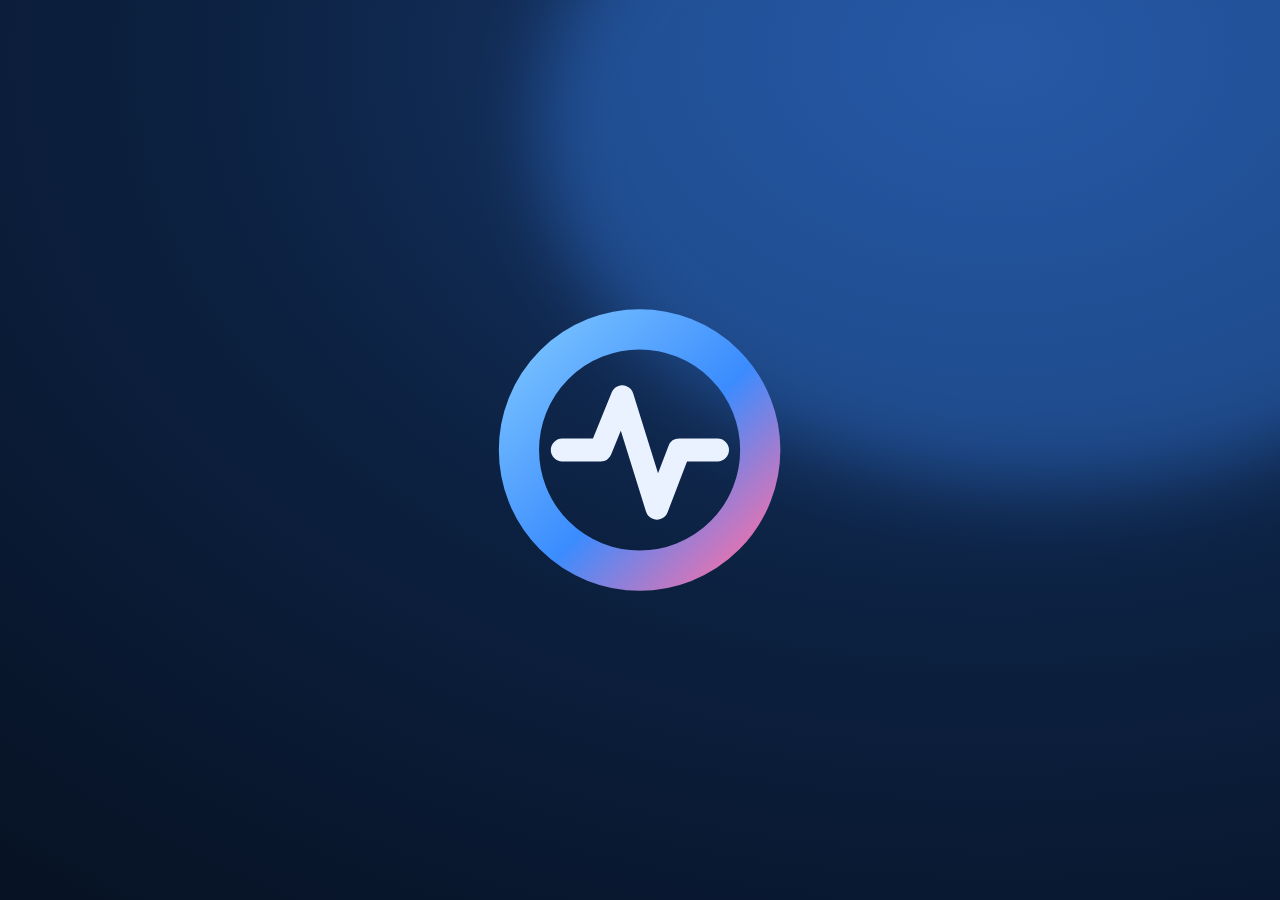
<file: tools/icon-maskable-template.html>
<!DOCTYPE html>
<html lang="fa" dir="rtl">
<head><meta charset="UTF-8"><title>maskable</title>
<style>
  *{margin:0;padding:0;box-sizing:border-box}
  html,body{width:100%;height:100%;overflow:hidden}
  .icon{width:100%;height:100%;display:grid;place-items:center;
        background:radial-gradient(120% 120% at 78% 6%, #1B3E77 0%, #0C2141 52%, #071224 100%);
        position:relative;overflow:hidden}
  .glow{position:absolute;width:80%;height:80%;border-radius:50%;background:#3B8CFF;opacity:.34;filter:blur(36px);top:-26%;right:-22%}
  svg{position:relative;width:44%;height:44%}
</style></head>
<body>
  <div class="icon"><span class="glow"></span>
    <svg viewBox="0 0 64 64">
      <defs><linearGradient id="g" x1="0" y1="0" x2="1" y2="1">
        <stop offset="0" stop-color="#7CC4FF"/><stop offset=".55" stop-color="#3B8CFF"/><stop offset="1" stop-color="#FF6FA5"/>
      </linearGradient></defs>
      <circle cx="32" cy="32" r="19.5" fill="none" stroke="url(#g)" stroke-width="6.5"/>
      <path d="M19.5 32h6.2l3.5-8.6L34.8 41.4 38.4 32h6.2" fill="none" stroke="#EAF2FF" stroke-width="3.7" stroke-linecap="round" stroke-linejoin="round"/>
    </svg>
  </div>
</body>
</html>
</file>
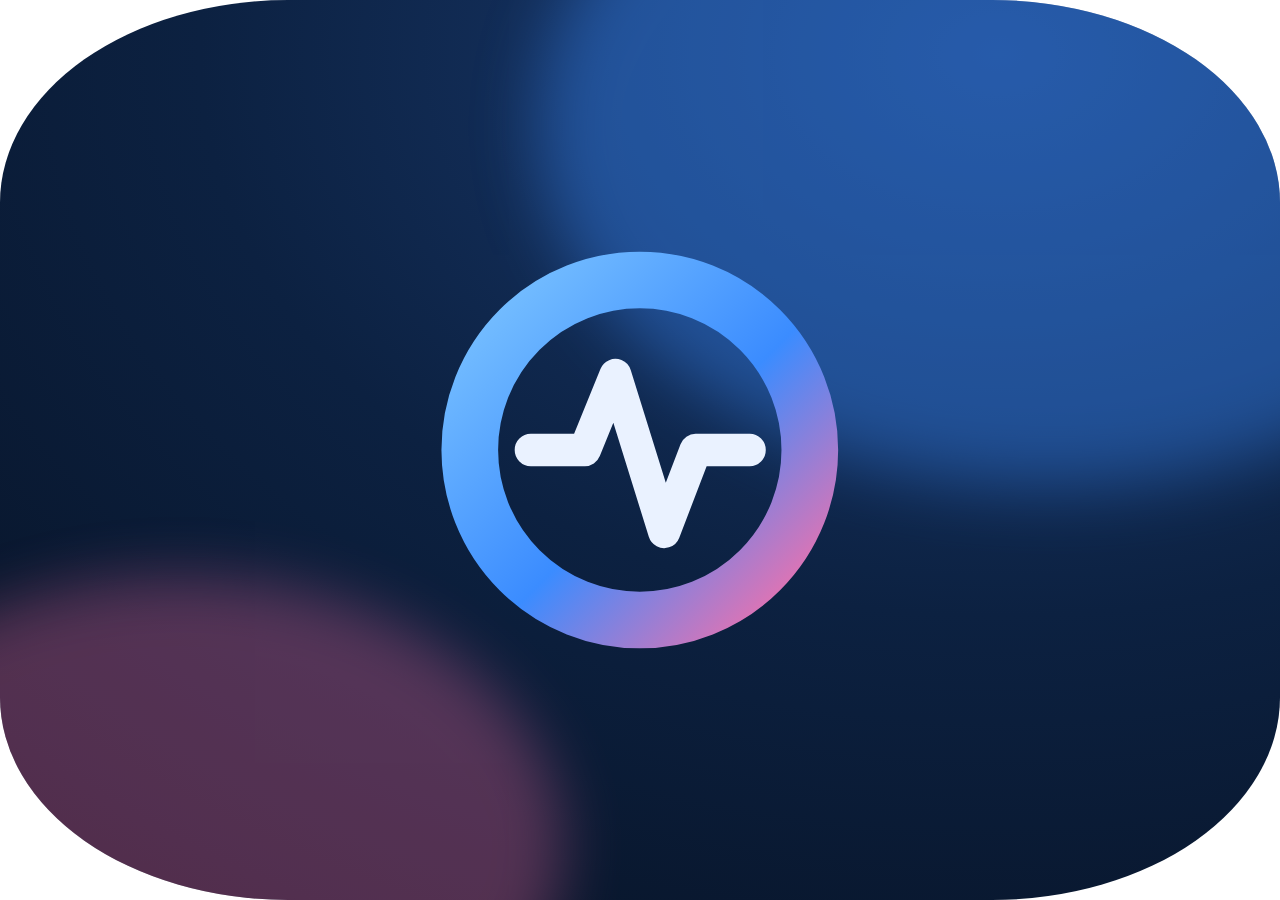
<file: tools/icon-template.html>
<!DOCTYPE html>
<html lang="fa" dir="rtl">
<head>
<meta charset="UTF-8">
<title>قالب آیکون اپ — حلقهٔ آبی</title>
<style>
  * { margin: 0; padding: 0; box-sizing: border-box; }
  html, body { width: 100%; height: 100%; overflow: hidden; }
  .icon {
    width: 100%; height: 100%;
    display: grid; place-items: center;
    background: radial-gradient(120% 120% at 78% 6%, #1B3E77 0%, #0C2141 52%, #071224 100%);
    border-radius: 22.5%;
    position: relative;
    overflow: hidden;
  }
  .glow { position: absolute; width: 80%; height: 80%; border-radius: 50%; background: #3B8CFF; opacity: .38; filter: blur(34px); top: -26%; right: -22%; }
  .glow2 { position: absolute; width: 60%; height: 60%; border-radius: 50%; background: #FF6FA5; opacity: .3; filter: blur(30px); bottom: -24%; left: -16%; }
  svg { position: relative; width: 62%; height: 62%; }
</style>
</head>
<body>
  <div class="icon">
    <span class="glow"></span><span class="glow2"></span>
    <svg viewBox="0 0 64 64">
      <defs>
        <linearGradient id="g" x1="0" y1="0" x2="1" y2="1">
          <stop offset="0" stop-color="#7CC4FF"/><stop offset=".55" stop-color="#3B8CFF"/><stop offset="1" stop-color="#FF6FA5"/>
        </linearGradient>
      </defs>
      <circle cx="32" cy="32" r="19.5" fill="none" stroke="url(#g)" stroke-width="6.5"/>
      <path d="M19.5 32h6.2l3.5-8.6L34.8 41.4 38.4 32h6.2" fill="none" stroke="#EAF2FF" stroke-width="3.7"
            stroke-linecap="round" stroke-linejoin="round"/>
    </svg>
  </div>
</body>
</html>
</file>
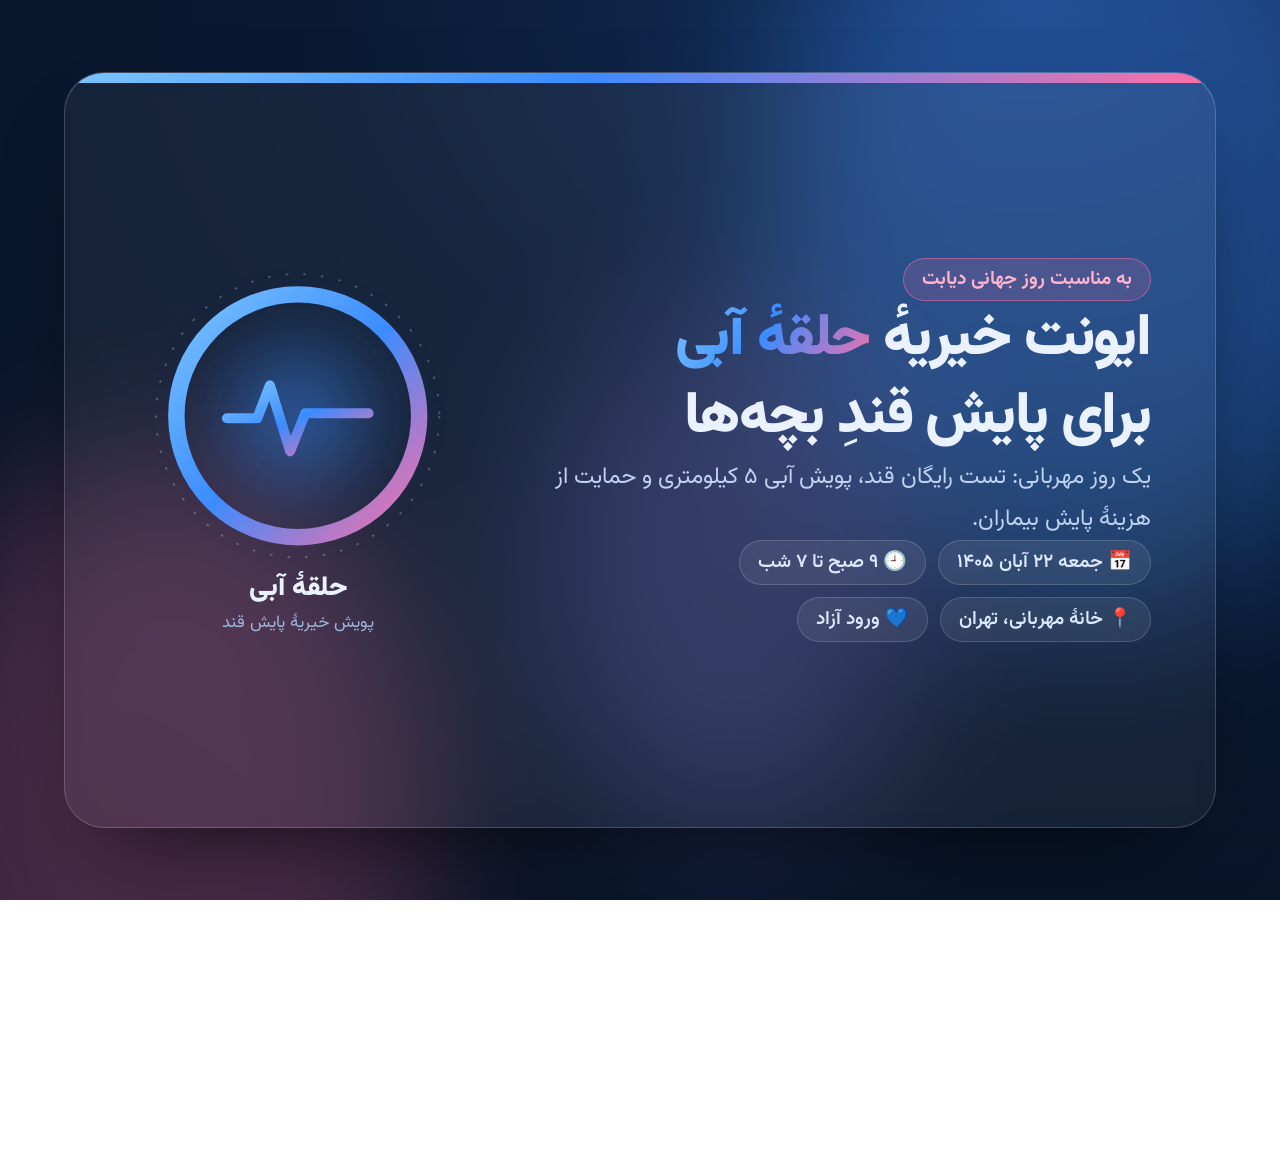
<file: tools/og-template.html>
<!DOCTYPE html>
<html lang="fa" dir="rtl">
<head>
<meta charset="UTF-8">
<title>قالب تصویر OG — حلقهٔ آبی</title>
<style>
  @font-face {
    font-family: "Vazirmatn";
    src: url("../assets/fonts/Vazirmatn-var.woff2") format("woff2");
    font-weight: 100 900;
  }
  * { margin: 0; padding: 0; box-sizing: border-box; }
  html, body { width: 100%; height: 100%; overflow: hidden; }
  body {
    font-family: "Vazirmatn", sans-serif;
    background: radial-gradient(120% 120% at 80% 0%, #14305E 0%, #0A1A33 45%, #071224 100%);
    color: #EAF2FF;
    display: flex; align-items: center; justify-content: center;
    position: relative;
  }
  .blob { position: absolute; border-radius: 50%; filter: blur(80px); }
  .b1 { width: 50%; height: 90%; background: #3B8CFF; opacity: .34; top: -22%; right: -10%; }
  .b2 { width: 42%; height: 80%; background: #FF6FA5; opacity: .26; bottom: -30%; left: -8%; }
  .b3 { width: 30%; height: 60%; background: #9B8CFF; opacity: .22; top: 34%; left: 42%; }

  .card {
    position: relative;
    width: 90%; height: 84%;
    border-radius: 40px;
    background: rgba(255,255,255,.055);
    border: 1px solid rgba(255,255,255,.18);
    box-shadow: 0 40px 90px -50px rgba(0,0,0,.95), inset 0 1px 0 rgba(255,255,255,.14);
    padding: 4.4% 5%;
    display: flex; align-items: center; gap: 5%;
    overflow: hidden;
    backdrop-filter: blur(8px);
  }
  .card::before {
    content: "";
    position: absolute; inset: 0 0 auto; height: 10px;
    background: linear-gradient(120deg, #7CC4FF, #3B8CFF 45%, #FF6FA5);
  }

  .right { flex: 1 1 60%; display: flex; flex-direction: column; gap: 2.6%; }
  .badge {
    align-self: flex-start;
    font-size: 19px; font-weight: 700;
    color: #FFB3CE;
    background: rgba(255,111,165,.16);
    border: 1px solid rgba(255,111,165,.5);
    padding: 6px 18px; border-radius: 999px;
  }
  h1 { font-size: 58px; font-weight: 900; line-height: 1.35; letter-spacing: -.02em; }
  h1 span {
    background: linear-gradient(120deg, #7CC4FF, #3B8CFF 45%, #FF6FA5);
    -webkit-background-clip: text; background-clip: text; color: transparent;
  }
  p { font-size: 23px; color: #BFD2F0; line-height: 1.8; }
  .meta { display: flex; gap: 12px; flex-wrap: wrap; }
  .meta span {
    font-size: 19px; font-weight: 600; color: #DCE8FF;
    background: rgba(255,255,255,.07);
    border: 1px solid rgba(255,255,255,.16);
    border-radius: 999px; padding: 7px 18px;
  }

  .left { flex: 0 0 33%; display: flex; flex-direction: column; align-items: center; gap: 5%; }
  .ring-wrap { position: relative; width: 90%; aspect-ratio: 1; display: grid; place-items: center; }
  .ring-wrap::after {
    content: ""; position: absolute; inset: 14%; border-radius: 50%;
    background: radial-gradient(circle, rgba(59,140,255,.55), transparent 70%);
    filter: blur(26px);
  }
  .ring-wrap svg { width: 100%; height: 100%; position: relative; z-index: 2; }
  .brand { text-align: center; }
  .brand b { display: block; font-size: 27px; font-weight: 900; }
  .brand small { font-size: 17px; color: #9FB6DC; }
    </style>
</head>
<body>
  <span class="blob b1"></span><span class="blob b2"></span><span class="blob b3"></span>

  <div class="card">
    <div class="right">
      <span class="badge">به مناسبت روز جهانی دیابت</span>
      <h1>ایونت خیریهٔ <span>حلقهٔ آبی</span><br>برای پایش قندِ بچه‌ها</h1>
      <p>یک روز مهربانی: تست رایگان قند، پویش آبی ۵ کیلومتری و حمایت از هزینهٔ پایش بیماران.</p>
      <div class="meta">
        <span>📅 جمعه ۲۲ آبان ۱۴۰۵</span>
        <span>🕘 ۹ صبح تا ۷ شب</span>
        <span>📍 خانهٔ مهربانی، تهران</span>
        <span>💙 ورود آزاد</span>
      </div>
    </div>

    <div class="left">
      <div class="ring-wrap">
        <svg viewBox="0 0 240 240">
          <defs>
            <linearGradient id="rg" x1="0" y1="0" x2="1" y2="1">
              <stop offset="0" stop-color="#7CC4FF"/><stop offset=".5" stop-color="#3B8CFF"/><stop offset="1" stop-color="#FF6FA5"/>
            </linearGradient>
          </defs>
          <circle cx="120" cy="120" r="112" fill="none" stroke="rgba(255,255,255,.25)" stroke-width="1.4" stroke-dasharray="2 12"/>
          <circle cx="120" cy="120" r="96" fill="none" stroke="url(#rg)" stroke-width="13" stroke-linecap="round"/>
          <path d="M64 122h24l10-26 16 52 12-30h50" fill="none" stroke="url(#rg)" stroke-width="8"
                stroke-linecap="round" stroke-linejoin="round"/>
        </svg>
      </div>
      <div class="brand">
        <b>حلقهٔ آبی</b>
        <small>پویش خیریهٔ پایش قند</small>
      </div>
    </div>
  </div>
</body>
</html>
</file>
<file: assets/css/style.css>
/* ══════════════════════════════════════════════════════════════
   ایونت خیریهٔ «حلقهٔ آبی» — پویش پایش قند خون
   style.css — سیستم طراحی «شب‌تابِ شیشه‌ای» + پوستهٔ روز
   ══════════════════════════════════════════════════════════════ */

/* ─── فونت ─── */
@font-face {
  font-family: "Vazirmatn";
  src: url("../fonts/Vazirmatn-var.woff2") format("woff2");
  font-weight: 100 900;
  font-style: normal;
  font-display: swap;
}

/* ─── توکن‌ها: پوستهٔ شب (پیش‌فرض) ─── */
:root {
  --bg: #071224;
  --bg-2: #0A1A33;
  --surface: rgba(255, 255, 255, .055);
  --surface-2: rgba(255, 255, 255, .085);
  --surface-solid: #0D1E3A;
  --ink: #EAF2FF;
  --ink-2: #BFD2F0;
  --muted: #8CA6CE;
  --line: rgba(255, 255, 255, .12);
  --line-strong: rgba(255, 255, 255, .22);
  --shadow-1: 0 18px 40px -28px rgba(0, 0, 0, .9);
  --shadow-2: 0 30px 60px -36px rgba(0, 0, 0, .95);
  --glow-blue: rgba(59, 140, 255, .55);
  --glow-pink: rgba(255, 111, 165, .45);

  --blue: #54A0FF;
  --blue-deep: #2E7BE0;
  --blue-soft: rgba(84, 160, 255, .16);
  --pink: #FF6FA5;
  --pink-soft: rgba(255, 111, 165, .16);
  --violet: #9B8CFF;
  --violet-soft: rgba(155, 140, 255, .16);
  --cyan: #38D6EE;
  --cyan-soft: rgba(56, 214, 238, .16);
  --amber: #FFC24D;
  --amber-soft: rgba(255, 194, 77, .16);
  --ok: #3DDC97;

  --grad: linear-gradient(120deg, #7CC4FF 0%, #3B8CFF 45%, #FF6FA5 100%);
  --grad-soft: linear-gradient(120deg, rgba(124, 196, 255, .18), rgba(255, 111, 165, .18));

  --r-sm: 12px;
  --r-md: 18px;
  --r-lg: 26px;
  --r-xl: 34px;
  --wrap: 1180px;
  --ease: cubic-bezier(.22, .8, .24, 1);
  --ease-spring: cubic-bezier(.34, 1.56, .64, 1);
}

/* ─── پوستهٔ روز ─── */
html[data-theme="day"] {
  --bg: #F2F7FF;
  --bg-2: #E6F0FF;
  --surface: #FFFFFF;
  --surface-2: #F6FAFF;
  --surface-solid: #FFFFFF;
  --ink: #0A2350;
  --ink-2: #3A5B8C;
  --muted: #7B93B8;
  --line: #DEE9FB;
  --line-strong: #C4D8F5;
  --shadow-1: 0 14px 34px -24px rgba(10, 35, 80, .45);
  --shadow-2: 0 26px 54px -30px rgba(10, 35, 80, .5);
  --glow-blue: rgba(30, 111, 217, .28);
  --glow-pink: rgba(255, 92, 147, .25);

  --blue: #1E6FD9;
  --blue-deep: #0E4CA8;
  --blue-soft: #E3EEFF;
  --pink: #FF5C93;
  --pink-soft: #FFE7F0;
  --violet: #7C5CFF;
  --violet-soft: #EDE9FF;
  --cyan: #0FAECB;
  --cyan-soft: #DEF6FB;
  --amber: #E89A0C;
  --amber-soft: #FFF2D6;
  --ok: #14A97E;

  --grad: linear-gradient(120deg, #4FA3F7 0%, #1E6FD9 50%, #FF5C93 100%);
  --grad-soft: linear-gradient(120deg, #E7F1FF, #FFE9F1);
}

/* ─── بازنشانی ─── */
*, *::before, *::after { box-sizing: border-box; }
* { margin: 0; padding: 0; }
html { scroll-behavior: smooth; -webkit-text-size-adjust: 100%; }

body {
  font-family: "Vazirmatn", system-ui, -apple-system, "Segoe UI", Tahoma, sans-serif;
  font-weight: 430;
  background: var(--bg);
  color: var(--ink);
  line-height: 1.8;
  min-height: 100vh;
  overflow-x: hidden;
  -webkit-font-smoothing: antialiased;
  -webkit-tap-highlight-color: transparent;
  transition: background .45s var(--ease), color .45s var(--ease);
}

img, svg { display: block; max-width: 100%; }
svg { width: 1.15em; height: 1.15em; flex: 0 0 auto; }
button, input, textarea, select { font: inherit; color: inherit; }
button { background: none; border: 0; cursor: pointer; }
b, strong { font-weight: 800; }
a { color: inherit; text-decoration: none; }
::selection { background: var(--blue); color: #fff; }

.sprite { position: absolute; width: 0; height: 0; overflow: hidden; }
[hidden] { display: none !important; }
.sr-only {
  position: absolute; width: 1px; height: 1px; padding: 0; margin: -1px;
  overflow: hidden; clip: rect(0 0 0 0); white-space: nowrap; border: 0;
}
.muted { color: var(--muted); }
.small { font-size: .82rem; }
.center { justify-content: center; text-align: center; }

:focus-visible { outline: 3px solid var(--blue); outline-offset: 3px; border-radius: 8px; }

/* ─── پس‌زمینهٔ شب‌تاب ─── */
.aurora { position: fixed; inset: 0; z-index: 0; pointer-events: none; overflow: hidden; }

.blob { position: absolute; border-radius: 50%; filter: blur(90px); animation: drift 26s var(--ease) infinite; }
.b-blue { width: 52vw; height: 52vw; top: -16vw; right: -12vw; background: var(--blue); opacity: .30; }
.b-pink { width: 40vw; height: 40vw; bottom: -14vw; left: -10vw; background: var(--pink); opacity: .22; animation-delay: -9s; }
.b-violet { width: 34vw; height: 34vw; top: 42%; left: 46%; background: var(--violet); opacity: .18; animation-delay: -16s; }

html[data-theme="day"] .b-blue { opacity: .20; }
html[data-theme="day"] .b-pink { opacity: .16; }
html[data-theme="day"] .b-violet { opacity: .12; }

.dots {
  position: absolute; inset: -2px;
  background-image: radial-gradient(rgba(255, 255, 255, .16) 1px, transparent 1px);
  background-size: 26px 26px;
  mask-image: radial-gradient(ellipse 80% 60% at 50% 30%, #000 20%, transparent 100%);
  -webkit-mask-image: radial-gradient(ellipse 80% 60% at 50% 30%, #000 20%, transparent 100%);
}
html[data-theme="day"] .dots {
  background-image: radial-gradient(rgba(10, 35, 80, .12) 1px, transparent 1px);
}

.watermark {
  position: absolute; top: 50%; left: 50%;
  width: min(120vh, 120vw); height: min(120vh, 120vw);
  transform: translate(-50%, -50%);
  color: var(--blue);
  opacity: .09;
}
html[data-theme="day"] .watermark { opacity: .07; }

@keyframes drift {
  0%, 100% { transform: translate3d(0, 0, 0) scale(1); }
  50%      { transform: translate3d(1.5vw, -2.5vh, 0) scale(1.07); }
}

/* ─── نوار بالا ─── */
.nav {
  position: sticky; top: 0; z-index: 50;
  display: flex; align-items: center; gap: 1rem;
  padding: .7rem clamp(.9rem, 3vw, 2rem);
  backdrop-filter: blur(18px) saturate(150%);
  background: color-mix(in srgb, var(--bg) 72%, transparent);
  border-bottom: 1px solid transparent;
  transition: border-color .3s var(--ease);
}
.nav.is-stuck { border-bottom-color: var(--line); }

.brand { display: flex; align-items: center; gap: .65rem; }
.brand-logo {
  width: 46px; height: 46px; flex: 0 0 auto;
  display: grid; place-items: center;
  border-radius: 16px;
  background: var(--surface);
  border: 1px solid var(--line);
  box-shadow: 0 10px 26px -18px var(--glow-blue);
}
.brand-logo svg { width: 28px; height: 28px; color: var(--ink); }
.brand-logo.sm { width: 38px; height: 38px; border-radius: 13px; }
.brand-logo.sm svg { width: 22px; height: 22px; }
.brand-pulse { animation: brandPulse 2.6s var(--ease) infinite; }
@keyframes brandPulse {
  0%, 100% { opacity: 1; }
  45%      { opacity: .45; }
}
.brand-text { display: flex; flex-direction: column; line-height: 1.35; }
.brand-text b { font-weight: 900; font-size: 1.04rem; }
.brand-text small { color: var(--muted); font-size: .71rem; }

.nav-links { display: flex; gap: .25rem; margin-inline-start: auto; }
.nav-links a {
  padding: .45rem .8rem;
  border-radius: 999px;
  font-size: .86rem; font-weight: 600;
  color: var(--ink-2);
  transition: all .2s var(--ease);
}
.nav-links a:hover { background: var(--surface); color: var(--ink); }

.nav-actions { display: flex; gap: .5rem; margin-inline-start: auto; }
.nav-links + .nav-actions { margin-inline-start: 0; }

.icon-btn {
  width: 42px; height: 42px;
  display: grid; place-items: center;
  border-radius: 14px;
  border: 1px solid var(--line-strong);
  background: var(--surface);
  color: var(--ink-2);
  transition: transform .18s var(--ease), color .2s, border-color .2s, background .2s;
}
.icon-btn:hover { transform: translateY(-2px); color: var(--ink); border-color: var(--blue); }
.icon-btn:active { transform: translateY(1px); }
.icon-btn svg { width: 20px; height: 20px; }

html[data-theme="twilight"] .ico-moon, html[data-theme="twilight"] .ico-sun { display: none; }
html[data-theme="twilight"] .ico-sun { display: block; }
html[data-theme="day"] .ico-moon { display: block; }
html[data-theme="day"] .ico-sun { display: none; }

/* ─── دکمه‌ها ─── */
.btn {
  display: inline-flex; align-items: center; justify-content: center; gap: .5rem;
  padding: .72rem 1.25rem;
  border-radius: 15px;
  font-size: .92rem; font-weight: 700;
  border: 1px solid transparent;
  transition: transform .16s var(--ease), box-shadow .2s var(--ease), background .2s, color .2s, border-color .2s;
  white-space: nowrap;
}
.btn svg { width: 19px; height: 19px; }
.btn-lg { padding: .92rem 1.6rem; font-size: 1rem; border-radius: 17px; }
.btn-sm { padding: .55rem 1rem; font-size: .86rem; border-radius: 13px; }
.btn-block { width: 100%; }

.btn-primary {
  background: var(--grad);
  color: #fff;
  box-shadow: 0 14px 30px -16px var(--glow-blue), 0 4px 0 -2px rgba(0, 0, 0, .25);
}
html[data-theme="day"] .btn-primary { box-shadow: 0 14px 28px -16px var(--glow-blue); }
.btn-primary:hover { transform: translateY(-2px); box-shadow: 0 20px 38px -18px var(--glow-blue); }
.btn-primary:active { transform: translateY(1px); }

.btn-soft {
  background: var(--surface);
  border-color: var(--line-strong);
  color: var(--ink);
}
.btn-soft:hover { transform: translateY(-2px); border-color: var(--blue); color: var(--blue); }
.btn-ghost { color: var(--ink-2); border-color: transparent; }
.btn-ghost:hover { background: var(--surface); color: var(--ink); }

.btn[disabled] { opacity: .5; cursor: not-allowed; transform: none !important; }

/* ─── چیدمان ─── */
main { position: relative; z-index: 1; }
.section { width: min(var(--wrap), 100%); margin: 0 auto; padding: clamp(2.2rem, 6vw, 4.2rem) clamp(1rem, 3vw, 1.6rem) 0; }

.sec-head { max-width: 62ch; margin-bottom: clamp(1.2rem, 3vw, 2rem); }
.sec-tag {
  display: inline-block;
  font-size: .75rem; font-weight: 800;
  color: var(--blue);
  background: var(--blue-soft);
  border: 1px solid color-mix(in srgb, var(--blue) 45%, transparent);
  padding: .22rem .75rem;
  border-radius: 999px;
  margin-bottom: .7rem;
}
.sec-tag.small { font-size: .7rem; margin-bottom: .35rem; }
.sec-head h2 {
  font-size: clamp(1.4rem, 4.4vw, 2.1rem);
  font-weight: 900;
  letter-spacing: -.02em;
  line-height: 1.45;
  margin-bottom: .5rem;
}
.sec-head p { color: var(--ink-2); font-size: .95rem; }
.sec-sub { font-size: 1.05rem; font-weight: 800; margin: 2rem 0 1rem; }

/* ═══════════════ قهرمان صفحه ═══════════════ */
.hero {
  width: min(var(--wrap), 100%);
  margin: 0 auto;
  padding: clamp(1.6rem, 5vw, 3.4rem) clamp(1rem, 3vw, 1.6rem) clamp(1rem, 3vw, 2rem);
  display: grid;
  grid-template-columns: minmax(0, 1.15fr) minmax(0, .85fr);
  gap: clamp(1.4rem, 4vw, 3rem);
  align-items: center;
}

.badge {
  display: inline-flex; align-items: center; gap: .45rem;
  padding: .38rem .9rem;
  border-radius: 999px;
  font-size: .78rem; font-weight: 700;
  color: var(--pink);
  background: var(--pink-soft);
  border: 1px solid color-mix(in srgb, var(--pink) 45%, transparent);
  margin-bottom: 1rem;
}
.badge svg { width: 16px; height: 16px; }

.hero-title {
  font-size: clamp(1.9rem, 6vw, 3.2rem);
  font-weight: 900;
  line-height: 1.35;
  letter-spacing: -.025em;
  margin-bottom: .9rem;
}
.grad-text {
  background: var(--grad);
  -webkit-background-clip: text;
  background-clip: text;
  color: transparent;
}

.hero-lede { color: var(--ink-2); font-size: clamp(.94rem, 2.4vw, 1.04rem); max-width: 54ch; margin-bottom: 1.2rem; }
.hero-lede b { color: var(--ink); }

.hero-meta { list-style: none; display: flex; flex-wrap: wrap; gap: .5rem; margin-bottom: 1.4rem; }
.hero-meta li {
  display: inline-flex; align-items: center; gap: .42rem;
  padding: .42rem .85rem;
  font-size: .82rem; font-weight: 600;
  color: var(--ink-2);
  background: var(--surface);
  border: 1px solid var(--line);
  border-radius: 999px;
  backdrop-filter: blur(8px);
}
.hero-meta svg { width: 16px; height: 16px; color: var(--blue); }

.hero-cta { display: flex; flex-wrap: wrap; gap: .7rem; margin-bottom: 1.6rem; }

/* شمارش معکوس */
.countdown {
  display: inline-block;
  padding: .9rem 1.1rem 1rem;
  border-radius: var(--r-lg);
  background: var(--surface);
  border: 1px solid var(--line);
  backdrop-filter: blur(14px);
  box-shadow: var(--shadow-1);
}
.countdown-label {
  display: flex; align-items: center; gap: .4rem;
  font-size: .8rem; font-weight: 700; color: var(--muted);
  margin-bottom: .6rem;
}
.countdown-label svg { width: 16px; height: 16px; color: var(--blue); }
.countdown-grid { display: flex; gap: .55rem; }
.cd-box {
  min-width: 74px;
  padding: .55rem .4rem .5rem;
  border-radius: var(--r-md);
  text-align: center;
  background: var(--grad-soft);
  border: 1px solid var(--line);
}
.cd-box b {
  display: block;
  font-size: 1.5rem; font-weight: 900;
  font-variant-numeric: tabular-nums;
  line-height: 1.2;
}
.cd-box small { font-size: .7rem; color: var(--muted); }

/* هنر قهرمان */
.hero-art { position: relative; display: grid; place-items: center; min-height: 340px; }
.big-ring { width: min(360px, 78vw); position: relative; }
.big-ring svg { width: 100%; height: auto; overflow: visible; }
.ring-track { color: var(--line-strong); stroke-dasharray: 6 10; }
.ring-dash { color: var(--muted); stroke-dasharray: 2 14; opacity: .6; animation: spin 42s linear infinite; transform-origin: 120px 120px; }
.ring-main {
  stroke-dasharray: 604; stroke-dashoffset: 604;
  animation: ringDraw 2.2s var(--ease) .2s forwards;
}
.ring-ecg {
  stroke-dasharray: 420; stroke-dashoffset: 420;
  animation: ringDraw 1.6s var(--ease) 1.4s forwards, beatGlow 2.8s var(--ease) 3s infinite;
}
@keyframes ringDraw { to { stroke-dashoffset: 0; } }
@keyframes spin { to { transform: rotate(360deg); } }
@keyframes beatGlow {
  0%, 100% { opacity: 1; }
  45%      { opacity: .55; }
}
.big-ring::after {
  content: "";
  position: absolute; inset: 12%;
  border-radius: 50%;
  background: radial-gradient(circle, var(--glow-blue), transparent 70%);
  filter: blur(30px);
  z-index: -1;
}

.orbit {
  position: absolute;
  width: 50px; height: 50px;
  display: grid; place-items: center;
  border-radius: 17px;
  background: var(--surface);
  border: 1px solid var(--line-strong);
  backdrop-filter: blur(10px);
  box-shadow: var(--shadow-1);
  animation: bob 7s var(--ease) infinite;
}
.orbit svg { width: 23px; height: 23px; }
.o1 { top: 6%; right: 16%; color: var(--amber); animation-delay: -.4s; }
.o2 { top: 30%; left: 6%; color: var(--blue); animation-delay: -1.6s; }
.o3 { bottom: 24%; right: 4%; color: var(--cyan); animation-delay: -2.8s; }
.o4 { bottom: 6%; left: 20%; color: var(--pink); animation-delay: -4s; }
.o5 { top: 2%; left: 32%; color: var(--violet); animation-delay: -5.2s; }
@keyframes bob {
  0%, 100% { transform: translateY(0) rotate(-3deg); }
  50%      { transform: translateY(-11px) rotate(4deg); }
}

/* ═══════════════ کارت‌ها و بخش رویداد ═══════════════ */
.stat-grid { display: grid; grid-template-columns: repeat(auto-fit, minmax(210px, 1fr)); gap: .9rem; }
.stat-card, .info-card, .goal-card, .calc-card, .spk-card, .act-card, .final-card {
  background: var(--surface);
  border: 1px solid var(--line);
  border-radius: var(--r-lg);
  backdrop-filter: blur(14px);
  box-shadow: var(--shadow-1);
}
.stat-card { padding: 1.15rem; }
.stat-ico {
  width: 46px; height: 46px;
  display: grid; place-items: center;
  border-radius: 15px;
  background: var(--tone-soft, var(--blue-soft));
  color: var(--tone, var(--blue));
  margin-bottom: .7rem;
}
.stat-ico svg { width: 23px; height: 23px; }
.stat-num {
  display: block;
  font-size: clamp(1.5rem, 4vw, 1.9rem);
  font-weight: 900;
  letter-spacing: -.02em;
  line-height: 1.3;
  font-variant-numeric: tabular-nums;
}
.stat-card p { font-size: .83rem; color: var(--muted); margin-top: .35rem; }

/* رنگ‌بندی موضوعی */
.tone-sky    { --tone: var(--blue);   --tone-soft: var(--blue-soft); }
.tone-sky2   { --tone: var(--cyan);   --tone-soft: var(--cyan-soft); }
.tone-pink   { --tone: var(--pink);   --tone-soft: var(--pink-soft); }
.tone-violet { --tone: var(--violet); --tone-soft: var(--violet-soft); }
.tone-amber  { --tone: var(--amber);  --tone-soft: var(--amber-soft); }

/* هدف پویش */
.goal-card { padding: 1.3rem; margin-top: 1rem; }
.goal-top { display: flex; align-items: flex-start; justify-content: space-between; gap: 1rem; flex-wrap: wrap; margin-bottom: 1rem; }
.goal-top h3 { font-size: clamp(1rem, 2.6vw, 1.2rem); font-weight: 800; }
.goal-numbers { text-align: end; }
.goal-numbers b { display: block; font-size: 1.45rem; font-weight: 900; color: var(--blue); font-variant-numeric: tabular-nums; }
.goal-numbers small { font-size: .78rem; color: var(--muted); }

.goal-bar {
  position: relative;
  height: 16px;
  border-radius: 999px;
  background: var(--surface-2);
  border: 1px solid var(--line);
  overflow: visible;
}
.goal-fill {
  position: absolute; inset-inline-start: 0; top: 0; bottom: 0;
  width: 0;
  border-radius: 999px;
  background: var(--grad);
  box-shadow: 0 0 26px -6px var(--glow-blue);
  transition: width 1.1s var(--ease);
}
.goal-mark {
  position: absolute; top: -12px;
  inset-inline-start: 0;
  transform: translateX(50%);
  font-size: .74rem; font-weight: 800;
  color: var(--ink);
  background: var(--surface-solid);
  border: 1px solid var(--line-strong);
  border-radius: 999px;
  padding: .05rem .5rem;
  transition: inset-inline-start 1.1s var(--ease);
}
.goal-foot {
  display: flex; align-items: center; justify-content: space-between; gap: .8rem; flex-wrap: wrap;
  margin-top: 1rem;
  font-size: .82rem; color: var(--muted);
}
.goal-foot span { display: inline-flex; align-items: center; gap: .4rem; }
.goal-foot svg { width: 16px; height: 16px; color: var(--pink); }
.goal-foot b { color: var(--ink); }
#myPledgeNote { color: var(--ok); font-weight: 700; }

/* دو کارت اطلاعاتی */
.split { display: grid; grid-template-columns: repeat(auto-fit, minmax(280px, 1fr)); gap: 1rem; margin-top: 1rem; }
.info-card { padding: 1.25rem; }
.info-card h3 { font-size: 1.05rem; font-weight: 800; margin-bottom: .7rem; }
.tick-list { list-style: none; display: flex; flex-direction: column; gap: .55rem; }
.tick-list li { display: flex; align-items: flex-start; gap: .5rem; font-size: .88rem; color: var(--ink-2); }
.tick-list svg { width: 17px; height: 17px; color: var(--ok); margin-top: .3rem; flex: 0 0 auto; }

.note {
  display: flex; align-items: center; gap: .45rem;
  margin-top: .9rem;
  font-size: .78rem; color: var(--muted);
}
.note svg { width: 16px; height: 16px; color: var(--blue); flex: 0 0 auto; }

/* ═══════════════ ماشین‌حساب کمک ═══════════════ */
.calc-card { padding: clamp(1rem, 3vw, 1.6rem); }
.calc-chips { display: flex; flex-wrap: wrap; gap: .5rem; margin-bottom: 1.2rem; }
.calc-chips.small { margin-top: .7rem; }

.chip-btn {
  padding: .5rem .95rem;
  border-radius: 999px;
  border: 1px solid var(--line-strong);
  background: var(--surface);
  color: var(--ink-2);
  font-size: .85rem; font-weight: 700;
  transition: all .2s var(--ease);
}
.chip-btn:hover { transform: translateY(-2px); border-color: var(--blue); color: var(--blue); }
.chip-btn.is-on {
  background: var(--grad);
  border-color: transparent;
  color: #fff;
  box-shadow: 0 12px 26px -16px var(--glow-blue);
}

.calc-main { display: grid; grid-template-columns: minmax(0, 1.05fr) minmax(0, .95fr); gap: clamp(1rem, 3vw, 2rem); align-items: start; }

.calc-scale { display: flex; justify-content: space-between; font-size: .72rem; color: var(--muted); margin-top: .4rem; }
.calc-amount { display: flex; align-items: baseline; gap: .4rem; margin: .9rem 0 1rem; }
.calc-amount b {
  font-size: clamp(1.7rem, 5.5vw, 2.4rem);
  font-weight: 900;
  letter-spacing: -.02em;
  font-variant-numeric: tabular-nums;
  background: var(--grad);
  -webkit-background-clip: text; background-clip: text; color: transparent;
}
.calc-amount span { color: var(--muted); font-size: .9rem; }

/* اسلایدر */
input[type="range"] {
  -webkit-appearance: none; appearance: none;
  width: 100%; height: 34px;
  background: transparent;
  cursor: pointer;
}
input[type="range"]::-webkit-slider-runnable-track {
  height: 12px;
  border-radius: 999px;
  background: var(--grad-soft);
  border: 1px solid var(--line);
}
input[type="range"]::-webkit-slider-thumb {
  -webkit-appearance: none; appearance: none;
  width: 28px; height: 28px;
  margin-top: -9px;
  border-radius: 50%;
  background: var(--grad);
  border: 3px solid var(--surface-solid);
  box-shadow: 0 8px 22px -8px var(--glow-blue);
  transition: transform .15s var(--ease);
}
input[type="range"]::-webkit-slider-thumb:hover { transform: scale(1.12); }
input[type="range"]::-moz-range-track {
  height: 12px; border-radius: 999px; background: var(--grad-soft); border: 1px solid var(--line);
}
input[type="range"]::-moz-range-thumb {
  width: 22px; height: 22px; border-radius: 50%; background: var(--grad);
  border: 3px solid var(--surface-solid);
}

/* فهرست اثر */
.impact-list { list-style: none; display: flex; flex-direction: column; gap: .55rem; }
.impact-item {
  display: flex; align-items: center; gap: .7rem;
  padding: .75rem .9rem;
  border-radius: var(--r-md);
  background: var(--surface-2);
  border: 1px solid var(--line);
  animation: slideIn .45s var(--ease) both;
}
@keyframes slideIn { from { opacity: 0; transform: translateY(10px); } to { opacity: 1; transform: none; } }
.impact-ico {
  width: 40px; height: 40px; flex: 0 0 auto;
  display: grid; place-items: center;
  border-radius: 13px;
  background: var(--tone-soft, var(--blue-soft));
  color: var(--tone, var(--blue));
}
.impact-ico svg { width: 20px; height: 20px; }
.impact-body { display: flex; flex-direction: column; line-height: 1.5; min-width: 0; }
.impact-body b { font-size: .93rem; }
.impact-body small { font-size: .75rem; color: var(--muted); }
.impact-count {
  margin-inline-start: auto;
  font-weight: 900; font-size: 1.1rem;
  color: var(--tone, var(--blue));
  font-variant-numeric: tabular-nums;
}
.impact-empty {
  padding: 1rem;
  border-radius: var(--r-md);
  border: 1px dashed var(--line-strong);
  color: var(--muted);
  font-size: .85rem;
  text-align: center;
}

/* ═══════════════ زمان‌بندی ═══════════════ */
.timeline { list-style: none; position: relative; padding-inline-start: 0; }
.tl-item {
  position: relative;
  display: grid;
  grid-template-columns: 76px 44px minmax(0, 1fr);
  gap: .8rem;
  align-items: start;
  padding-bottom: 1.1rem;
}
.tl-item::before {
  content: "";
  position: absolute;
  top: 44px; bottom: -4px;
  inset-inline-start: calc(76px + .8rem + 21px);
  width: 2px;
  background: linear-gradient(var(--line-strong), transparent);
}
.tl-item:last-child::before { display: none; }

.tl-time {
  font-weight: 800; font-size: .88rem;
  color: var(--ink-2);
  font-variant-numeric: tabular-nums;
  padding-top: .55rem;
  text-align: center;
}
.tl-dot {
  width: 44px; height: 44px;
  display: grid; place-items: center;
  border-radius: 15px;
  background: var(--tone-soft, var(--blue-soft));
  color: var(--tone, var(--blue));
  border: 1px solid color-mix(in srgb, var(--tone, var(--blue)) 40%, transparent);
}
.tl-dot svg { width: 21px; height: 21px; }
.tl-body {
  padding: .6rem .95rem;
  border-radius: var(--r-md);
  background: var(--surface);
  border: 1px solid var(--line);
  backdrop-filter: blur(10px);
}
.tl-body b { font-size: .95rem; }
.tl-body small { display: block; font-size: .79rem; color: var(--muted); margin-top: .15rem; }
.tl-item.is-star .tl-body {
  border-color: color-mix(in srgb, var(--pink) 55%, transparent);
  background: linear-gradient(120deg, var(--pink-soft), transparent 70%), var(--surface);
}

/* فعالیت‌ها */
.act-grid { display: grid; grid-template-columns: repeat(auto-fill, minmax(230px, 1fr)); gap: .8rem; margin-top: 1.4rem; }
.act-card { padding: 1.05rem; transition: transform .22s var(--ease), border-color .22s; }
.act-card:hover { transform: translateY(-4px); border-color: color-mix(in srgb, var(--tone) 55%, transparent); }
.act-ico {
  width: 44px; height: 44px;
  display: grid; place-items: center;
  border-radius: 14px;
  background: var(--tone-soft); color: var(--tone);
  margin-bottom: .6rem;
}
.act-ico svg { width: 22px; height: 22px; }
.act-card b { display: block; font-size: .95rem; }
.act-card small { color: var(--muted); font-size: .78rem; }

/* میهمانان */
.spk-grid { display: grid; grid-template-columns: repeat(auto-fill, minmax(200px, 1fr)); gap: .8rem; }
.spk-card { padding: 1rem; display: flex; flex-direction: column; align-items: center; text-align: center; gap: .3rem; }
.spk-avatar {
  width: 60px; height: 60px;
  display: grid; place-items: center;
  border-radius: 50%;
  background: var(--tone-soft); color: var(--tone);
  border: 2px solid color-mix(in srgb, var(--tone) 45%, transparent);
  font-weight: 900; font-size: 1.05rem;
  margin-bottom: .35rem;
}
.spk-card b { font-size: .93rem; }
.spk-card small { color: var(--muted); font-size: .76rem; }

/* ═══════════════ جادوگر ثبت‌نام ═══════════════ */
.wizard { display: flex; flex-direction: column; gap: 1rem; }

.steps {
  position: relative;
  padding: 1rem 1.1rem .8rem;
  border-radius: var(--r-lg);
  background: var(--surface);
  border: 1px solid var(--line);
  backdrop-filter: blur(14px);
  box-shadow: var(--shadow-1);
}
.steps-line {
  position: absolute; top: 0; inset-inline: 24px;
  height: 4px; border-radius: 999px;
  background: var(--line);
  overflow: hidden;
}
.steps-fill {
  display: block; height: 100%; width: 25%;
  background: var(--grad);
  border-radius: 999px;
  transition: width .5s var(--ease);
}
.steps-list { list-style: none; display: grid; grid-template-columns: repeat(4, 1fr); gap: .3rem; margin-top: .7rem; }
.step {
  display: flex; flex-direction: column; align-items: center; gap: .4rem;
  padding: .5rem .2rem .35rem;
  border-radius: var(--r-md);
  color: var(--muted);
  cursor: pointer;
  transition: all .25s var(--ease);
}
.step:hover { background: var(--surface-2); color: var(--ink-2); }
.step-no {
  width: 42px; height: 42px;
  display: grid; place-items: center;
  border-radius: 14px;
  background: var(--surface-2);
  border: 1px solid var(--line);
  transition: all .3s var(--ease);
}
.step-no svg { width: 20px; height: 20px; }
.step.is-active { color: var(--blue); }
.step.is-active .step-no {
  background: var(--grad);
  border-color: transparent;
  color: #fff;
  box-shadow: 0 12px 26px -14px var(--glow-blue);
  transform: translateY(-2px) scale(1.05);
}
.step.is-done { color: var(--ok); }
.step.is-done .step-no { background: var(--blue-soft); border-color: var(--blue); color: var(--blue); }
.step-name { font-size: .75rem; font-weight: 700; white-space: nowrap; }

.form-card {
  border-radius: var(--r-lg);
  background: var(--surface);
  border: 1px solid var(--line);
  backdrop-filter: blur(14px);
  box-shadow: var(--shadow-1);
  overflow: hidden;
}
.pane { border: 0; padding: clamp(1.1rem, 3.4vw, 1.9rem); }
.pane.is-active { animation: paneIn .5s var(--ease) both; }
@keyframes paneIn { from { opacity: 0; transform: translateY(14px); } to { opacity: 1; transform: none; } }

.pane-head { margin-bottom: 1.3rem; }
.pane-tag {
  display: inline-block;
  font-size: .72rem; font-weight: 800;
  color: var(--blue);
  background: var(--blue-soft);
  border: 1px solid color-mix(in srgb, var(--blue) 45%, transparent);
  padding: .2rem .7rem;
  border-radius: 999px;
  margin-bottom: .55rem;
}
.pane-head h3 { font-size: clamp(1.15rem, 3.4vw, 1.5rem); font-weight: 900; letter-spacing: -.015em; margin-bottom: .4rem; }
.pane-head p { color: var(--ink-2); font-size: .9rem; max-width: 64ch; }

/* فیلدها */
.field { margin-bottom: 1.2rem; }
.field > label, .label-like { display: block; font-size: .89rem; font-weight: 700; margin-bottom: .45rem; }
.opt { color: var(--muted); font-weight: 500; font-size: .79rem; }

.input-wrap { position: relative; display: flex; align-items: center; }
.input-ico {
  position: absolute; inset-inline-start: 14px;
  width: 19px; height: 19px;
  color: var(--muted);
  pointer-events: none;
  transition: color .2s;
}
.input-ico.top { top: 15px; }

input[type="text"], input[type="tel"], input[type="number"], textarea {
  width: 100%;
  padding: .85rem 1rem .85rem 2.9rem;
  background: var(--surface-2);
  border: 1.6px solid var(--line-strong);
  border-radius: var(--r-md);
  font-size: .95rem;
  color: var(--ink);
  transition: border-color .2s, box-shadow .2s, background .2s;
  outline: none;
}
textarea { resize: vertical; min-height: 92px; line-height: 1.9; }
input::placeholder, textarea::placeholder { color: var(--muted); opacity: .8; }
input:focus, textarea:focus {
  border-color: var(--blue);
  box-shadow: 0 0 0 4px color-mix(in srgb, var(--blue) 22%, transparent);
}
.input-wrap:focus-within .input-ico { color: var(--blue); }
.input-wrap.is-good input { border-color: var(--ok); }
.input-wrap.is-bad input { border-color: var(--pink); box-shadow: 0 0 0 4px color-mix(in srgb, var(--pink) 20%, transparent); }

.input-status {
  position: absolute; inset-inline-end: 12px;
  width: 26px; height: 26px;
  display: grid; place-items: center;
  border-radius: 50%;
  opacity: 0; transform: scale(.6);
  transition: all .3s var(--ease-spring);
  font-weight: 900;
}
.input-status.show { opacity: 1; transform: scale(1); }
.input-status.good { background: color-mix(in srgb, var(--ok) 18%, transparent); color: var(--ok); }
.input-status.bad { background: var(--pink-soft); color: var(--pink); }
.input-status::before { content: "✓"; }
.input-status.bad::before { content: "!"; }

.hint { margin-top: .45rem; font-size: .78rem; color: var(--muted); display: flex; gap: .4rem; align-items: center; }
.hint.is-good { color: var(--ok); font-weight: 600; }
.hint.is-bad { color: var(--pink); font-weight: 600; }

/* چیپ‌ها */
.chips { display: flex; flex-wrap: wrap; gap: .5rem; }

/* کارت سوئیچی */
.switch-card {
  display: flex; align-items: center; gap: .8rem;
  padding: .9rem 1rem;
  border-radius: var(--r-md);
  background: var(--surface-2);
  border: 1.6px solid var(--line-strong);
  cursor: pointer;
  transition: all .22s var(--ease);
  margin-top: .6rem;
}
.switch-card:hover { border-color: var(--tone, var(--blue)); transform: translateY(-2px); }
.switch-card input { position: absolute; opacity: 0; width: 0; height: 0; }
.switch-ico {
  width: 44px; height: 44px; flex: 0 0 auto;
  display: grid; place-items: center;
  border-radius: 14px;
  background: var(--tone-soft, var(--blue-soft));
  color: var(--tone, var(--blue));
  transition: all .25s var(--ease);
}
.switch-ico svg { width: 22px; height: 22px; }
.switch-body { display: flex; flex-direction: column; min-width: 0; }
.switch-body b { font-size: .93rem; }
.switch-body small { font-size: .77rem; color: var(--muted); }
.switch-check {
  margin-inline-start: auto;
  width: 28px; height: 28px; flex: 0 0 auto;
  display: grid; place-items: center;
  border-radius: 50%;
  border: 1.8px solid var(--line-strong);
  color: transparent;
  transition: all .25s var(--ease-spring);
}
.switch-check svg { width: 16px; height: 16px; }
.switch-card input:checked ~ .switch-ico { background: var(--tone, var(--blue)); color: #fff; transform: rotate(-6deg) scale(1.05); }
.switch-card input:checked ~ .switch-check { background: var(--tone, var(--blue)); border-color: transparent; color: #fff; transform: scale(1.1); }
.switch-card:has(input:checked) {
  border-color: var(--tone, var(--blue));
  background: color-mix(in srgb, var(--tone-soft, var(--blue-soft)) 55%, var(--surface-2));
}
.switch-card input:focus-visible ~ .switch-ico { outline: 3px solid var(--blue); outline-offset: 3px; }
.switch-card.slim { padding: .75rem .9rem; }

/* سطح‌های همراهی */
.tier-grid { display: grid; grid-template-columns: repeat(auto-fill, minmax(238px, 1fr)); gap: .75rem; }
.tier-card {
  position: relative;
  display: flex; flex-direction: column; gap: .3rem;
  padding: 1rem;
  border-radius: var(--r-md);
  background: var(--surface-2);
  border: 1.8px solid var(--line-strong);
  cursor: pointer;
  transition: all .24s var(--ease);
}
.tier-card:hover { transform: translateY(-3px); border-color: var(--blue); }
.tier-card input { position: absolute; opacity: 0; width: 0; height: 0; }
.tier-head { display: flex; align-items: center; gap: .55rem; }
.tier-badge {
  width: 40px; height: 40px;
  display: grid; place-items: center;
  border-radius: 13px;
  background: var(--tone-soft); color: var(--tone);
}
.tier-badge svg { width: 20px; height: 20px; }
.tier-head b { font-size: 1rem; }
.tier-price {
  font-size: .86rem; font-weight: 800;
  color: var(--amber);
  font-variant-numeric: tabular-nums;
}
.tier-card small { font-size: .78rem; color: var(--muted); }
.tier-check {
  position: absolute; top: .8rem; inset-inline-end: .8rem;
  color: transparent;
  transition: all .25s var(--ease-spring);
}
.tier-check svg { width: 22px; height: 22px; }
.tier-card:has(input:checked) {
  border-color: var(--blue);
  background: color-mix(in srgb, var(--blue-soft) 45%, var(--surface-2));
  box-shadow: 0 18px 34px -26px var(--glow-blue);
}
.tier-card:has(input:checked) .tier-check { color: var(--blue); transform: scale(1.12); }
.tier-card input:focus-visible ~ .tier-head { outline: 3px solid var(--blue); outline-offset: 3px; border-radius: 8px; }

.custom-amount {
  margin-top: 1rem;
  padding: 1rem;
  border-radius: var(--r-md);
  background: var(--surface-2);
  border: 1.6px dashed var(--line-strong);
}
.custom-amount input[type="number"] { padding-inline-start: 1rem; font-weight: 800; }

.pledge-note {
  display: flex; align-items: center; gap: .5rem;
  margin-top: 1rem;
  padding: .8rem 1rem;
  border-radius: var(--r-md);
  background: var(--blue-soft);
  border: 1px solid color-mix(in srgb, var(--blue) 40%, transparent);
  font-size: .85rem; font-weight: 600;
  color: var(--ink-2);
}
.pledge-note svg { width: 18px; height: 18px; color: var(--blue); flex: 0 0 auto; }

/* برنامه‌های من */
.plan-grid { display: grid; grid-template-columns: repeat(auto-fill, minmax(240px, 1fr)); gap: .7rem; margin-bottom: 1.2rem; }
.plan-card {
  position: relative;
  display: flex; align-items: center; gap: .7rem;
  padding: .85rem .95rem;
  border-radius: var(--r-md);
  background: var(--surface-2);
  border: 1.7px solid var(--line-strong);
  cursor: pointer;
  transition: all .22s var(--ease);
}
.plan-card:hover { transform: translateY(-2px); border-color: var(--tone); }
.plan-card input { position: absolute; opacity: 0; width: 0; height: 0; }
.plan-ico {
  width: 42px; height: 42px; flex: 0 0 auto;
  display: grid; place-items: center;
  border-radius: 14px;
  background: var(--tone-soft); color: var(--tone);
  transition: all .25s var(--ease);
}
.plan-ico svg { width: 21px; height: 21px; }
.plan-body { display: flex; flex-direction: column; min-width: 0; }
.plan-body b { font-size: .9rem; }
.plan-body small { font-size: .75rem; color: var(--muted); }
.plan-check {
  margin-inline-start: auto;
  width: 26px; height: 26px; flex: 0 0 auto;
  display: grid; place-items: center;
  border-radius: 50%;
  border: 1.8px solid var(--line-strong);
  color: transparent;
  transition: all .25s var(--ease-spring);
}
.plan-check svg { width: 15px; height: 15px; }
.plan-card:has(input:checked) {
  border-color: var(--tone);
  background: color-mix(in srgb, var(--tone-soft) 45%, var(--surface-2));
  box-shadow: 0 16px 30px -26px var(--tone);
}
.plan-card:has(input:checked) .plan-ico { background: var(--tone); color: #fff; transform: rotate(-5deg); }
.plan-card:has(input:checked) .plan-check { background: var(--tone); border-color: transparent; color: #fff; }
.plan-card input:focus-visible ~ .plan-ico { outline: 3px solid var(--blue); outline-offset: 3px; }

/* ─── کارت ورود ─── */
.pass {
  display: grid;
  grid-template-columns: minmax(0, 1fr) 200px;
  border-radius: var(--r-lg);
  background: linear-gradient(140deg, color-mix(in srgb, var(--blue) 16%, transparent), color-mix(in srgb, var(--pink) 12%, transparent)), var(--surface-solid);
  border: 1px solid var(--line-strong);
  box-shadow: var(--shadow-2);
  overflow: hidden;
  position: relative;
}
.pass::before {
  content: "";
  position: absolute; inset: 0 0 auto;
  height: 7px;
  background: var(--grad);
}
.pass-main { padding: 1.5rem 1.3rem 1.2rem; display: flex; flex-direction: column; gap: .8rem; }
.pass-stub {
  padding: 1.4rem 1rem;
  display: flex; flex-direction: column; align-items: center; justify-content: space-between; gap: .9rem;
  border-inline-start: 2px dashed var(--line-strong);
  background: color-mix(in srgb, var(--bg-2) 65%, transparent);
  position: relative;
}
.pass-stub::before, .pass-stub::after {
  content: "";
  position: absolute; inset-inline-start: -12px;
  width: 22px; height: 22px;
  border-radius: 50%;
  background: var(--bg);
  border: 1.5px dashed var(--line-strong);
}
.pass-stub::before { top: -12px; }
.pass-stub::after { bottom: -12px; }

.pass-head { display: flex; align-items: center; justify-content: space-between; gap: .6rem; flex-wrap: wrap; }
.pass-brand { display: flex; align-items: center; gap: .55rem; }
.pass-logo {
  width: 40px; height: 40px;
  display: grid; place-items: center;
  border-radius: 13px;
  background: var(--blue-soft);
  color: var(--blue);
}
.pass-brand span { display: flex; flex-direction: column; line-height: 1.4; }
.pass-brand b { font-size: .9rem; }
.pass-brand small { font-size: .7rem; color: var(--muted); }
.pass-code {
  font-size: .72rem; font-weight: 800;
  padding: .25rem .6rem;
  border-radius: 999px;
  background: var(--violet-soft);
  color: var(--violet);
  border: 1px solid color-mix(in srgb, var(--violet) 45%, transparent);
}

.pass-tier {
  align-self: flex-start;
  font-size: .74rem; font-weight: 800;
  padding: .22rem .7rem;
  border-radius: 999px;
  background: var(--grad);
  color: #fff;
}
.pass-name { font-size: clamp(1.3rem, 4.4vw, 1.8rem); font-weight: 900; letter-spacing: -.02em; }
.pass-sub { font-size: .82rem; color: var(--muted); margin-top: -.45rem; }

.pass-rows { display: grid; grid-template-columns: repeat(auto-fit, minmax(150px, 1fr)); gap: .55rem; }
.pass-row {
  display: flex; flex-direction: column; gap: .15rem;
  padding: .6rem .75rem;
  border-radius: 14px;
  background: var(--surface-2);
  border: 1px solid var(--line);
}
.pass-row span { font-size: .72rem; color: var(--muted); display: inline-flex; align-items: center; gap: .35rem; }
.pass-row span svg { width: 14px; height: 14px; color: var(--blue); }
.pass-row b { font-size: .88rem; }

.pass-tags { display: flex; flex-wrap: wrap; gap: .4rem; }
.tag {
  display: inline-flex; align-items: center; gap: .35rem;
  padding: .3rem .7rem;
  border-radius: 999px;
  font-size: .75rem; font-weight: 700;
  background: var(--blue-soft);
  color: var(--blue);
  border: 1px solid color-mix(in srgb, var(--blue) 40%, transparent);
}
.tag.pink { background: var(--pink-soft); color: var(--pink); border-color: color-mix(in srgb, var(--pink) 40%, transparent); }
.tag.ghost { background: transparent; color: var(--muted); border-color: var(--line-strong); }
.tag svg { width: 14px; height: 14px; }

.pass-foot {
  display: flex; align-items: center; justify-content: space-between; gap: 1rem;
  border-top: 2px dashed var(--line-strong);
  padding-top: .8rem;
  margin-top: auto;
}
.pass-total small { display: block; font-size: .73rem; color: var(--muted); }
.pass-total b { font-size: 1.15rem; font-weight: 900; color: var(--amber); font-variant-numeric: tabular-nums; }

.pass-stamp {
  position: relative;
  display: flex; flex-direction: column; align-items: center; justify-content: center;
  width: 88px; height: 88px;
  border-radius: 50%;
  background: var(--blue-soft);
  border: 2px solid var(--blue);
  color: var(--blue);
  transform: rotate(-9deg);
}
.stamp-ring { position: absolute; inset: 6px; border-radius: 50%; border: 1.5px dashed var(--blue); opacity: .65; }
.pass-stamp b { font-size: .8rem; font-weight: 900; }
.pass-stamp small { font-size: .6rem; color: var(--muted); }

.qr-box {
  width: 138px; height: 138px;
  display: grid; place-items: center;
  background: #fff;
  border-radius: 16px;
  padding: 7px;
  border: 1px solid var(--line-strong);
}
.qr-box img, .qr-box canvas { width: 100% !important; height: 100% !important; }
.stub-hint { font-size: .7rem; color: var(--muted); text-align: center; }
.stub-meta { display: flex; flex-direction: column; gap: .55rem; width: 100%; }
.stub-meta div { display: flex; flex-direction: column; }
.stub-meta small { font-size: .68rem; color: var(--muted); }
.stub-meta b { font-size: .84rem; }

.pass-actions { display: flex; flex-wrap: wrap; gap: .6rem; margin-top: 1.1rem; }

/* دیوار مهربانی */
.wall { margin-top: 1.8rem; }
.wall-head h3 {
  display: flex; align-items: center; gap: .5rem;
  font-size: 1.1rem; font-weight: 900;
}
.wall-head h3 svg { color: var(--pink); }
.wall-head p { font-size: .84rem; color: var(--muted); margin: .3rem 0 1rem; }
.wall-head b { color: var(--ink); }
.wall-grid { display: flex; flex-wrap: wrap; gap: .55rem; }
.wall-chip {
  display: inline-flex; align-items: center; gap: .45rem;
  padding: .45rem .85rem;
  border-radius: 999px;
  background: var(--surface-2);
  border: 1px solid var(--line);
  font-size: .82rem; font-weight: 700;
  animation: chipIn .5s var(--ease-spring) both;
}
.wall-chip svg { width: 15px; height: 15px; color: var(--pink); }
.wall-chip small { color: var(--muted); font-weight: 500; }
.wall-chip.is-me {
  background: var(--grad-soft);
  border-color: color-mix(in srgb, var(--pink) 55%, transparent);
  box-shadow: 0 14px 30px -22px var(--glow-pink);
}
.wall-chip.is-msg { border-radius: var(--r-md); font-weight: 600; }
.wall-more { color: var(--muted); font-size: .82rem; padding: .45rem .3rem; }
@keyframes chipIn { from { opacity: 0; transform: scale(.8) translateY(8px); } to { opacity: 1; transform: none; } }

/* ناوبری فرم */
.form-nav {
  display: flex; align-items: center; gap: .8rem;
  padding: 1rem clamp(1.1rem, 3.4vw, 1.9rem);
  border-top: 1px solid var(--line);
  background: var(--surface-2);
}
.nav-spacer { flex: 1; }
.nav-hint { font-size: .74rem; color: var(--muted); }
.flip { transform: scaleX(-1); }

/* ═══════════════ پرسش‌ها ═══════════════ */
.faq { display: flex; flex-direction: column; gap: .6rem; }
.faq-item {
  border-radius: var(--r-md);
  background: var(--surface);
  border: 1px solid var(--line);
  backdrop-filter: blur(12px);
  overflow: hidden;
  transition: border-color .25s var(--ease);
}
.faq-item[open] { border-color: color-mix(in srgb, var(--blue) 50%, transparent); }
.faq-item summary {
  display: flex; align-items: center; justify-content: space-between; gap: 1rem;
  padding: .95rem 1.1rem;
  cursor: pointer;
  font-weight: 700; font-size: .93rem;
  list-style: none;
}
.faq-item summary::-webkit-details-marker { display: none; }
.faq-ico {
  width: 30px; height: 30px; flex: 0 0 auto;
  display: grid; place-items: center;
  border-radius: 50%;
  background: var(--blue-soft);
  color: var(--blue);
  transition: transform .3s var(--ease);
}
.faq-ico svg { width: 16px; height: 16px; }
.faq-item[open] .faq-ico { transform: rotate(180deg) scale(1.05); background: var(--blue); color: #fff; }
.faq-body { padding: 0 1.1rem 1.05rem; color: var(--ink-2); font-size: .88rem; }

/* ═══════════════ فراخوان پایانی ═══════════════ */
.final { width: min(var(--wrap), 100%); margin: 0 auto; padding: clamp(2rem, 6vw, 3.6rem) clamp(1rem, 3vw, 1.6rem) 0; }
.final-card {
  position: relative;
  padding: clamp(1.6rem, 4vw, 2.6rem);
  text-align: center;
  overflow: hidden;
  background: linear-gradient(140deg, color-mix(in srgb, var(--blue) 20%, transparent), color-mix(in srgb, var(--pink) 16%, transparent)), var(--surface);
}
.final-card h2 { font-size: clamp(1.3rem, 4.4vw, 2rem); font-weight: 900; letter-spacing: -.02em; margin-bottom: .6rem; position: relative; }
.final-card p { color: var(--ink-2); max-width: 52ch; margin: 0 auto 1.3rem; position: relative; }
.final-cta { display: flex; gap: .7rem; justify-content: center; flex-wrap: wrap; position: relative; }
.final-art { position: absolute; inset: 0; pointer-events: none; }
.mini-ring {
  position: absolute;
  width: 220px; height: 220px;
  border-radius: 50%;
  border: 10px solid color-mix(in srgb, var(--blue) 30%, transparent);
  top: -110px; inset-inline-start: -60px;
  animation: bob 9s var(--ease) infinite;
}
.mini-ring.r2 {
  top: auto; bottom: -130px; inset-inline-start: auto; inset-inline-end: -70px;
  border-color: color-mix(in srgb, var(--pink) 30%, transparent);
  animation-delay: -4s;
}
.final-heart {
  position: absolute;
  width: 34px; height: 34px;
  top: 18%; inset-inline-end: 12%;
  color: var(--pink);
  opacity: .7;
  animation: bob 6s var(--ease) infinite;
}

/* ═══════════════ پاورقی ═══════════════ */
.site-foot {
  width: min(var(--wrap), 100%);
  margin: 0 auto;
  padding: clamp(1.6rem, 4vw, 2.4rem) clamp(1rem, 3vw, 1.6rem) 3rem;
  font-size: .85rem;
}
.foot-grid {
  display: grid;
  grid-template-columns: repeat(auto-fit, minmax(230px, 1fr));
  gap: 1.4rem;
  padding-bottom: 1.4rem;
  border-bottom: 1px solid var(--line);
}
.foot-col b { display: block; font-size: .92rem; margin-bottom: .5rem; }
.foot-col p { display: flex; align-items: center; gap: .4rem; margin-bottom: .35rem; }
.foot-col p svg { width: 16px; height: 16px; color: var(--blue); }
.foot-link { color: var(--ink-2); transition: color .2s; }
.foot-link:hover { color: var(--blue); }
.foot-note {
  display: flex; align-items: flex-start; gap: .5rem;
  margin: 1.2rem 0 .4rem;
  font-size: .8rem; color: var(--muted);
}
.foot-note svg { width: 17px; height: 17px; color: var(--amber); flex: 0 0 auto; margin-top: .2rem; }

/* ═══════════════ راهنما ═══════════════ */
.modal {
  width: min(600px, calc(100vw - 2rem));
  padding: 0;
  border: 1px solid var(--line-strong);
  border-radius: var(--r-lg);
  background: var(--surface-solid);
  color: var(--ink);
  box-shadow: var(--shadow-2);
  overflow: hidden;
}
.modal::backdrop { background: rgba(3, 8, 18, .62); backdrop-filter: blur(7px); }
.modal[open] { animation: paneIn .35s var(--ease) both; }
.modal-head {
  display: flex; align-items: center; justify-content: space-between; gap: 1rem;
  padding: 1.05rem 1.25rem;
  border-bottom: 1px solid var(--line);
}
.modal-head h2 { font-size: 1.08rem; font-weight: 900; }
.modal-body { padding: 1.15rem 1.25rem 1.4rem; }
.help-list { padding-inline-start: 1.2rem; display: flex; flex-direction: column; gap: .55rem; font-size: .88rem; color: var(--ink-2); }
.help-list b { color: var(--ink); }
.help-keys { display: flex; flex-wrap: wrap; gap: .5rem; margin: 1.1rem 0 .8rem; }
.help-keys span {
  display: inline-flex; align-items: center; gap: .35rem;
  font-size: .76rem; color: var(--muted);
  background: var(--surface-2);
  border: 1px solid var(--line);
  border-radius: 999px;
  padding: .3rem .7rem;
}
kbd {
  font-family: inherit; font-size: .72rem; font-weight: 800;
  background: var(--surface);
  border: 1px solid var(--line-strong);
  border-radius: 7px;
  padding: 0 .35rem;
  color: var(--ink);
}

/* ═══════════════ تُست و کاغذرنگی و نشانهٔ زنده ═══════════════ */
.toasts {
  position: fixed;
  inset-block-end: 1.1rem; inset-inline-start: 1.1rem;
  z-index: 80;
  display: flex; flex-direction: column; gap: .5rem;
  pointer-events: none;
  max-width: min(360px, calc(100vw - 2rem));
}
.toast {
  display: flex; align-items: flex-start; gap: .55rem;
  padding: .75rem .95rem;
  border-radius: var(--r-md);
  background: var(--surface-solid);
  border: 1px solid var(--line-strong);
  box-shadow: var(--shadow-2);
  font-size: .84rem; font-weight: 600;
  animation: chipIn .4s var(--ease-spring) both;
  pointer-events: auto;
}
.toast.out { animation: toastOut .3s var(--ease) both; }
.toast svg { width: 18px; height: 18px; margin-top: .2rem; flex: 0 0 auto; }
.toast-ok { border-color: var(--ok); color: var(--ok); }
.toast-warn { border-color: var(--pink); color: var(--pink); }
.toast-info { border-color: var(--blue); }
.toast-info svg { color: var(--blue); }
@keyframes toastOut { to { opacity: 0; transform: translateY(8px); } }

.confetti { position: fixed; inset: 0; width: 100%; height: 100%; pointer-events: none; z-index: 70; }

.live {
  position: fixed;
  inset-block-end: 1.1rem; inset-inline-end: 1.1rem;
  z-index: 60;
  display: flex; align-items: center; gap: .5rem;
  padding: .55rem .95rem;
  border-radius: 999px;
  background: var(--surface-solid);
  border: 1px solid var(--line-strong);
  box-shadow: var(--shadow-2);
  font-size: .82rem;
  animation: chipIn .5s var(--ease-spring) both;
}
.live-dot {
  width: 9px; height: 9px;
  border-radius: 50%;
  background: var(--ok);
  box-shadow: 0 0 0 4px color-mix(in srgb, var(--ok) 22%, transparent);
  animation: beatGlow 1.8s var(--ease) infinite;
}
.live b { font-weight: 800; }
.live small { color: var(--muted); }

/* ═══════════════ واکنش‌گرایی ═══════════════ */
@media (max-width: 1000px) {
  .hero { grid-template-columns: minmax(0, 1fr); }
  .hero-art { order: -1; min-height: 260px; }
  .big-ring { width: min(280px, 62vw); }
  .calc-main { grid-template-columns: minmax(0, 1fr); }
}

@media (max-width: 760px) {
  .nav-links { display: none; }
  .nav-cta { padding: .5rem .85rem; }
  .step-name { display: none; }
  .step-no { width: 38px; height: 38px; border-radius: 13px; }
  .steps-list { gap: .2rem; }
  .pass { grid-template-columns: minmax(0, 1fr); }
  .pass-stub {
    border-inline-start: 0;
    border-top: 2px dashed var(--line-strong);
    flex-direction: row; align-items: center; justify-content: space-between;
  }
  .pass-stub::before, .pass-stub::after { inset-inline-start: auto; top: -12px; }
  .pass-stub::before { inset-inline-end: -10px; }
  .pass-stub::after { inset-inline-start: -10px; }
  .stub-meta { width: auto; }
  .qr-box { width: 116px; height: 116px; }
  .tl-item { grid-template-columns: 62px 40px minmax(0, 1fr); gap: .55rem; }
  .tl-item::before { inset-inline-start: calc(62px + .55rem + 19px); top: 40px; }
  .tl-dot { width: 40px; height: 40px; border-radius: 13px; }
  .cd-box { min-width: 62px; }
  .cd-box b { font-size: 1.25rem; }
  .nav-hint { display: none; }
  .live { inset-block-end: .8rem; inset-inline-end: .8rem; }
}

@media (max-width: 420px) {
  .cd-box { min-width: 54px; padding: .45rem .3rem; }
  .cd-box b { font-size: 1.1rem; }
  .hero-meta li { font-size: .76rem; }
}

/* ═══════════════ کاهش حرکت ═══════════════ */
@media (prefers-reduced-motion: reduce) {
  *, *::before, *::after {
    animation-duration: .001ms !important;
    animation-iteration-count: 1 !important;
    transition-duration: .001ms !important;
    scroll-behavior: auto !important;
  }
  .ring-main, .ring-ecg { stroke-dashoffset: 0; }
  .blob, .orbit, .mini-ring, .final-heart { animation: none; }
}

/* ═══════════════ چاپ: فقط کارت ورود ═══════════════ */
@media print {
  @page { size: A5 portrait; margin: 10mm; }
  :root {
    --bg: #fff; --surface: #fff; --surface-2: #fff; --surface-solid: #fff;
    --ink: #0A2350; --ink-2: #33517F; --line: #dbe5f5; --line-strong: #b9cbe8;
  }
  body { background: #fff !important; }
  .aurora, .nav, .hero, .section:not(#invite), .final, .site-foot,
  .steps, .form-nav, .pass-actions, .pane-head, .toasts, .confetti, .live, .wall { display: none !important; }
  #invite { padding: 0 !important; width: 100% !important; }
  #invite .sec-head { display: none; }
  .wizard, .form-card, .pane { display: block !important; padding: 0 !important; margin: 0 !important; border: 0 !important; background: none !important; box-shadow: none !important; }
  .pane { display: none !important; }
  #pane-4 { display: block !important; }
  .pass { border: 2px dashed #9db4d6; box-shadow: none; grid-template-columns: minmax(0, 1fr) 150px; }
  .pass::before { display: none; }
  .qr-box { border-color: #e6eefb; }
}
</file>
